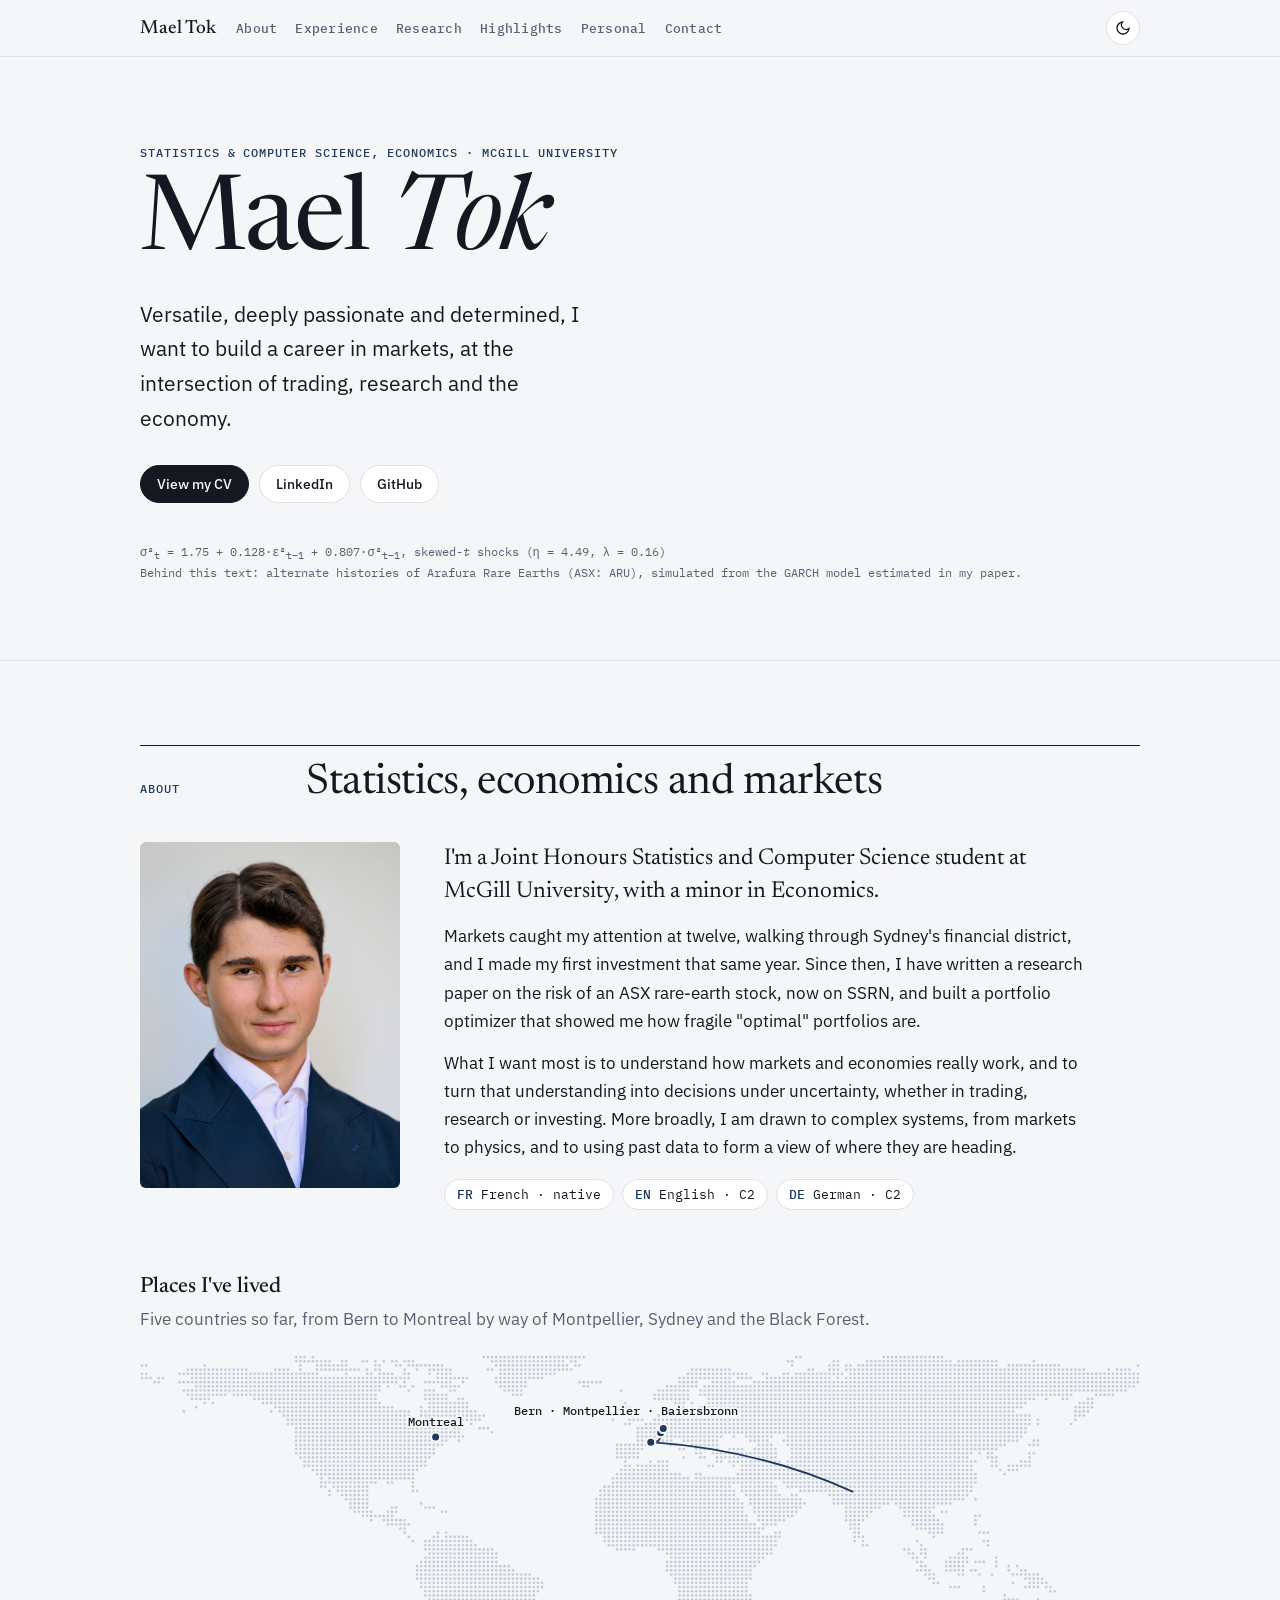
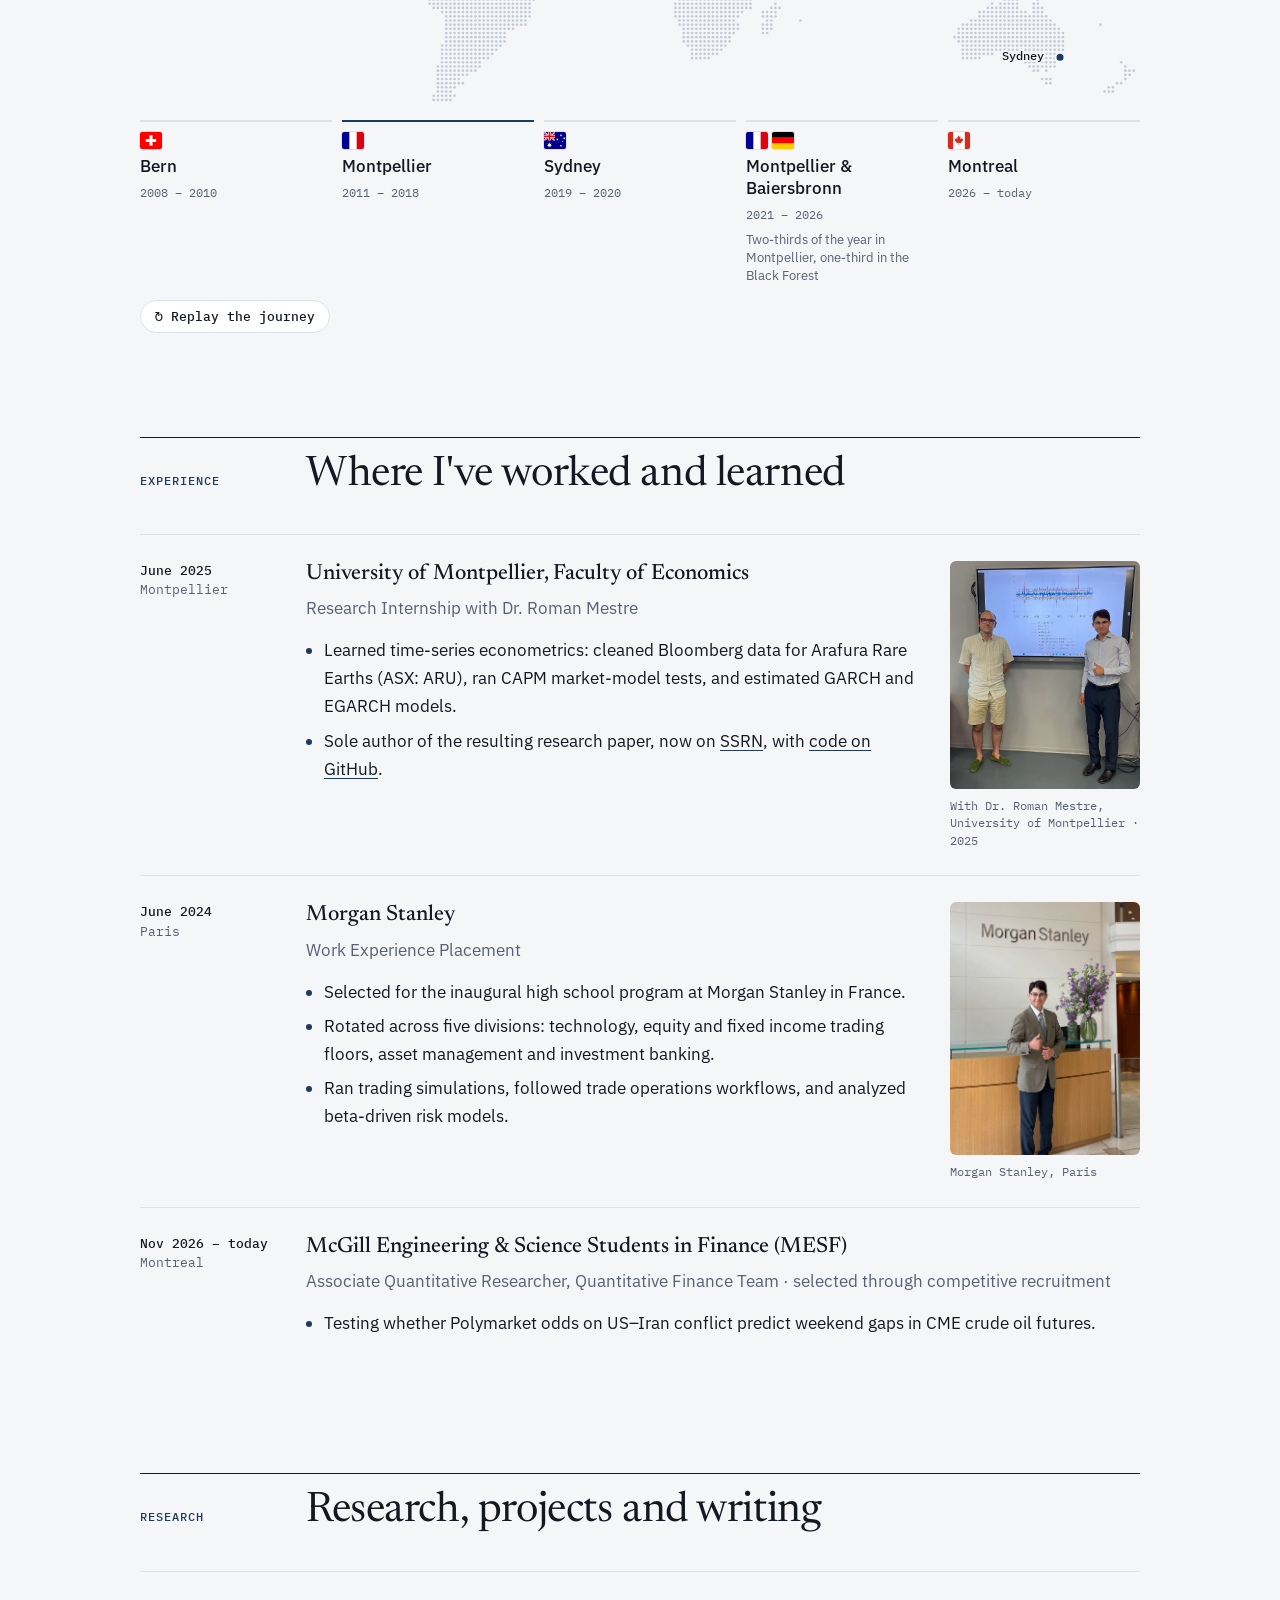
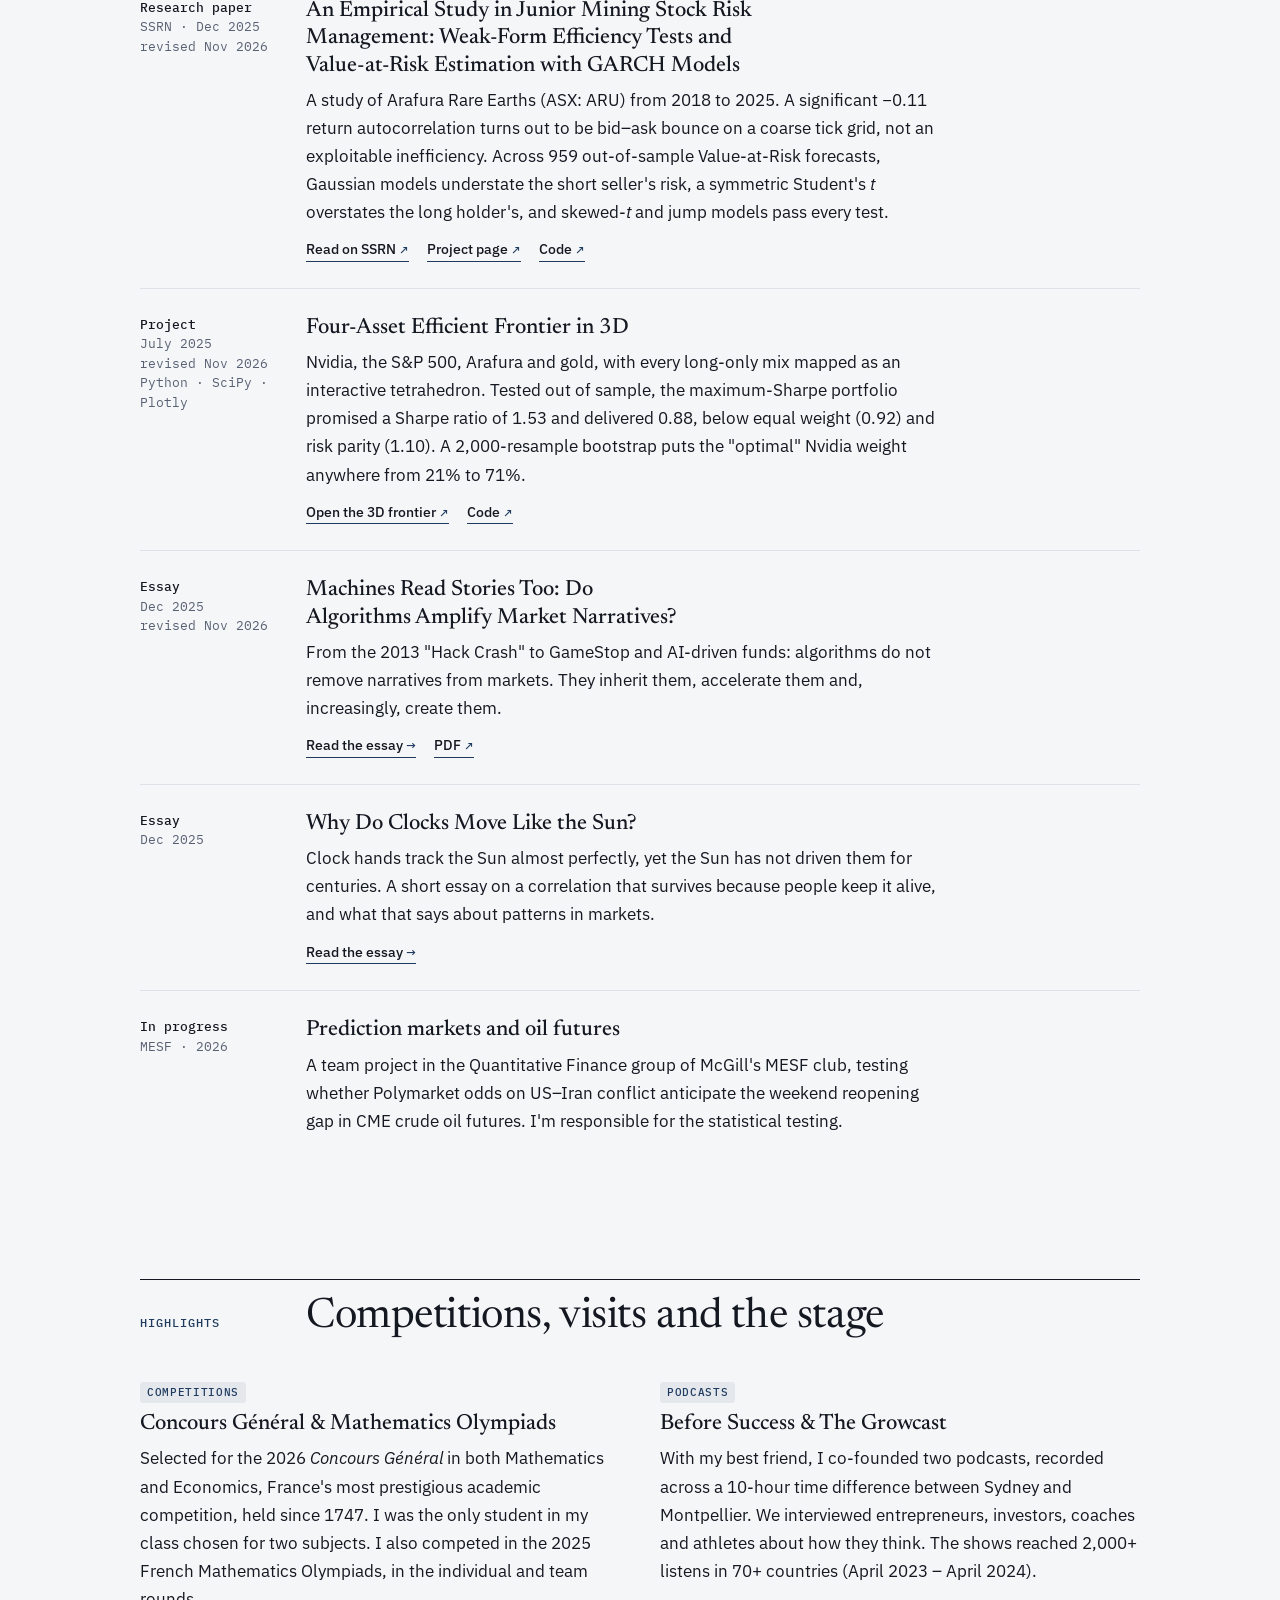
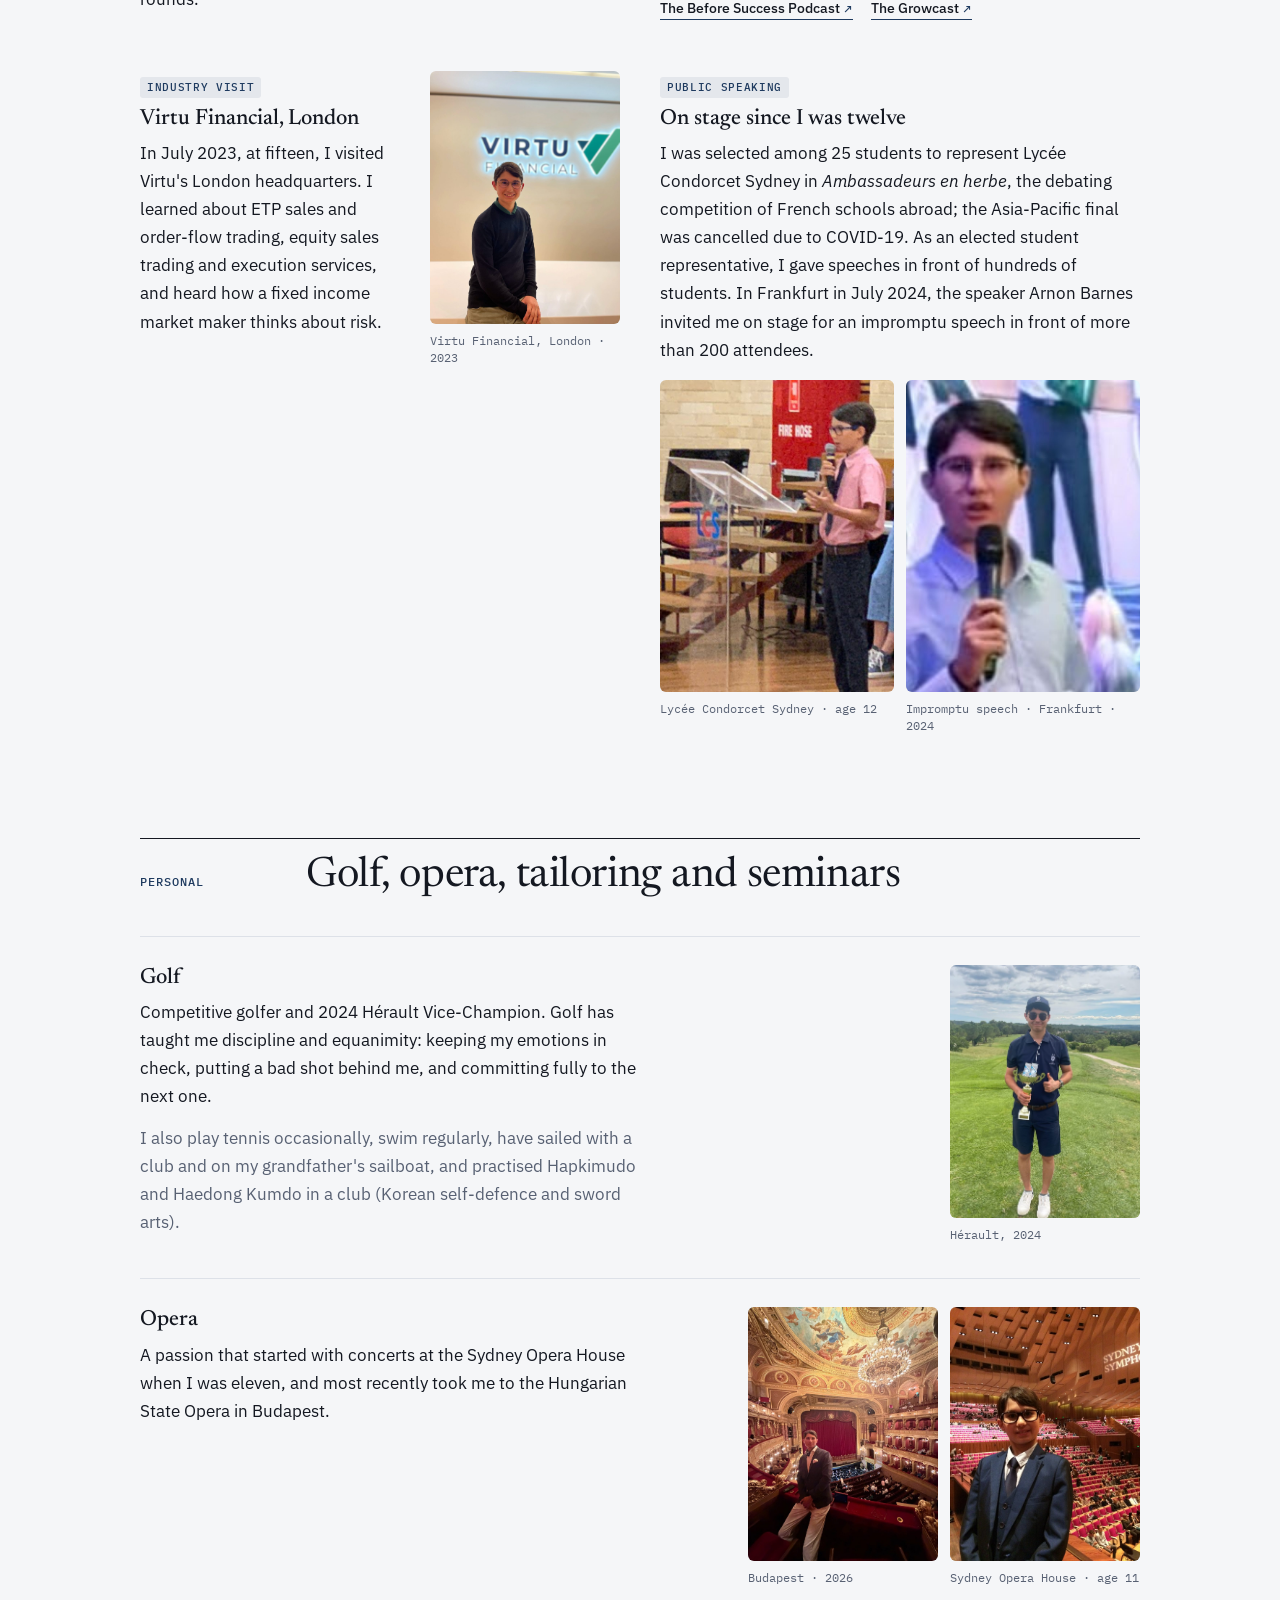
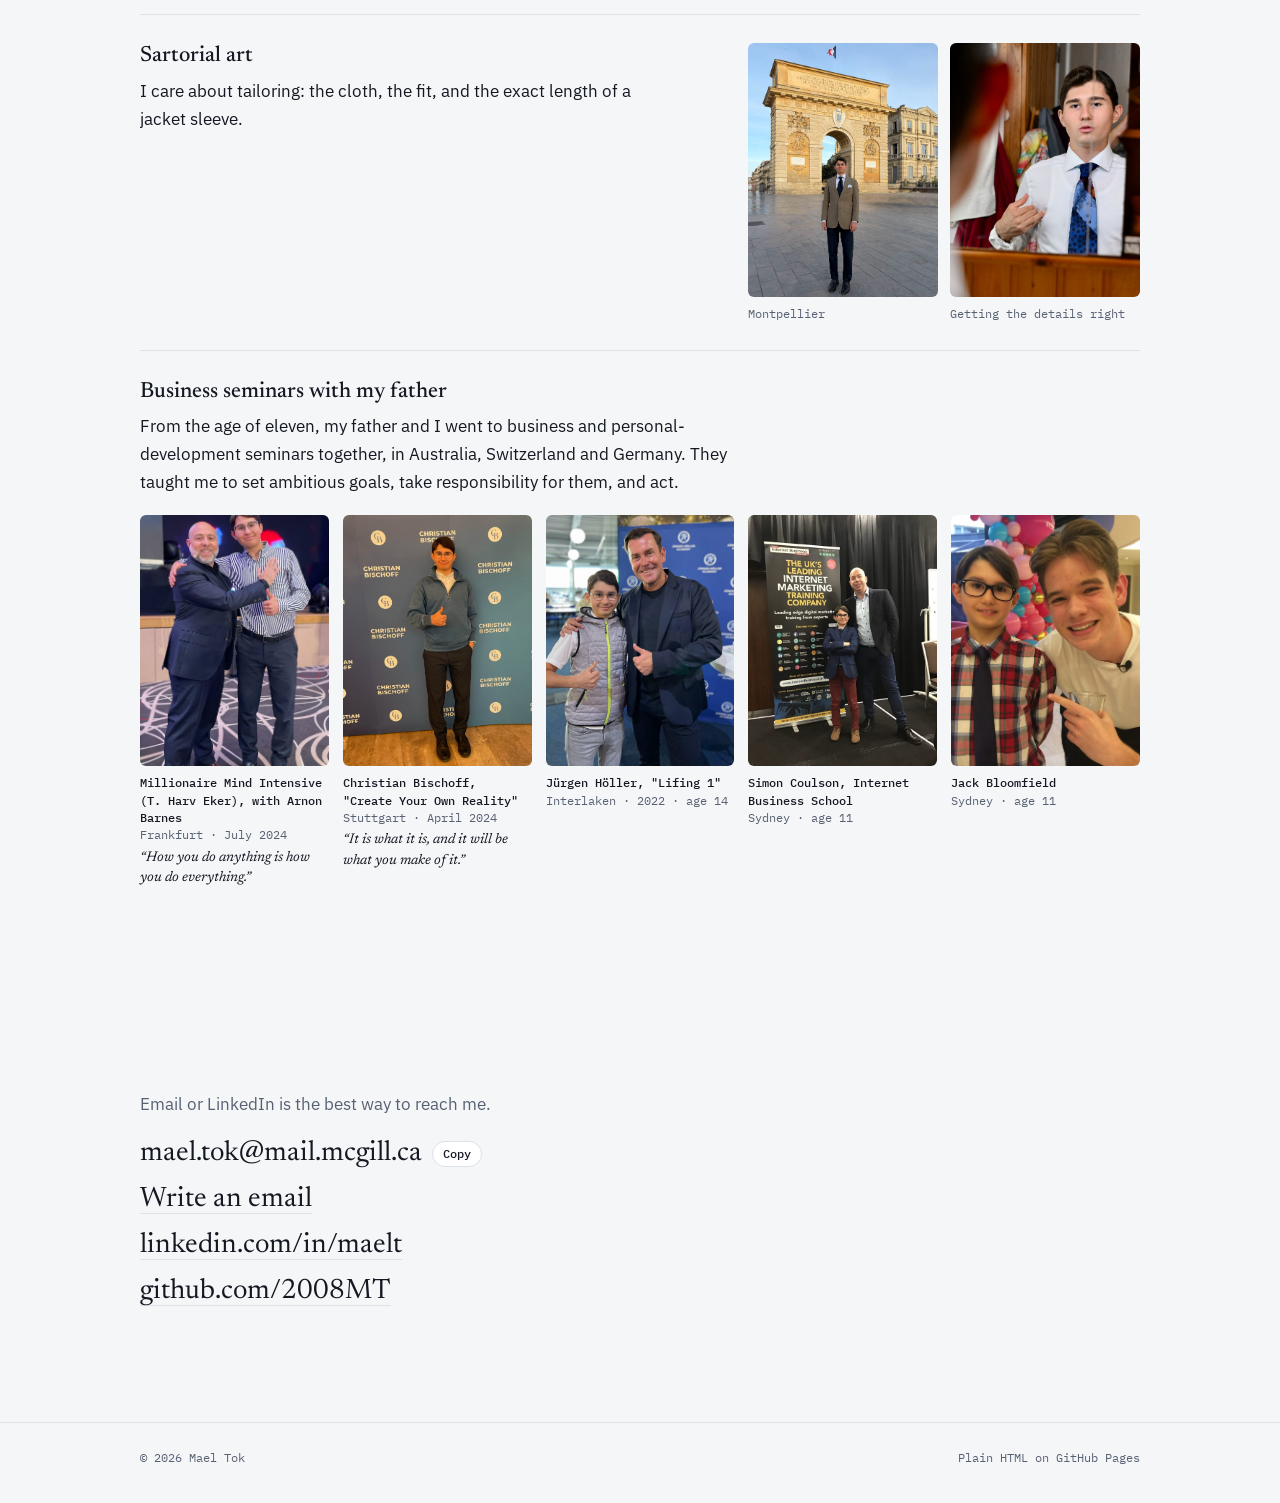
<file: index.html>
<!doctype html>
<html lang="en">
<head>
<meta charset="utf-8">
<meta name="viewport" content="width=device-width, initial-scale=1, viewport-fit=cover">
<title>Mael Tok</title>
<meta name="claude:viewport-fit-sides" content="cover">
<meta name="description" content="Mael Tok — Statistics and Computer Science at McGill. Research on market risk, a 3D portfolio optimizer, and writing on how stories move markets.">
<meta property="og:title" content="Mael Tok">
<meta property="og:description" content="Statistics &amp; Computer Science, Economics at McGill. Versatile, deeply passionate and determined, I want to build a career in markets, at the intersection of trading, research and the economy.">
<meta property="og:type" content="website">
<meta property="og:url" content="https://2008mt.github.io/">
<meta property="og:image" content="https://2008mt.github.io/assets/og-image.png">
<meta property="og:image:width" content="1200">
<meta property="og:image:height" content="630">
<meta property="og:image:alt" content="Mael Tok · Statistics &amp; Computer Science, Economics · McGill University">
<meta name="twitter:card" content="summary_large_image">
<meta name="twitter:image" content="https://2008mt.github.io/assets/og-image.png">
<link rel="icon" href="data:image/svg+xml,%3Csvg xmlns='http://www.w3.org/2000/svg' viewBox='0 0 64 64'%3E%3Crect width='64' height='64' rx='14' fill='%231e3a5f'/%3E%3Ctext x='32' y='43' font-family='Georgia,serif' font-size='30' fill='white' text-anchor='middle'%3EMT%3C/text%3E%3C/svg%3E">
<link rel="preconnect" href="https://fonts.googleapis.com">
<link rel="preconnect" href="https://fonts.gstatic.com" crossorigin>
<link rel="stylesheet" href="https://fonts.googleapis.com/css2?family=IBM+Plex+Mono:wght@400;500&family=IBM+Plex+Sans:wght@400;500;600&family=Newsreader:ital,opsz,wght@0,6..72,400;0,6..72,500;1,6..72,400&display=swap">
<link rel="stylesheet" href="assets/style.css">
</head>
<body>

<!-- ===================== HEADER ===================== -->
<header class="site-header">
  <div class="wrap">
    <a class="brand" href="#top">Mael Tok</a>
    <nav class="nav" aria-label="Sections">
      <a href="#about">About</a>
      <a href="#experience">Experience</a>
      <a href="#research">Research</a>
      <a href="#highlights">Highlights</a>
      <a href="#personal">Personal</a>
      <a href="#contact">Contact</a>
    </nav>
    <button class="theme-toggle" type="button" id="theme-toggle" aria-label="Switch theme"></button>
  </div>
</header>

<main id="top">

<!-- ===================== HERO ===================== -->
<div class="hero">
  <canvas aria-hidden="true"></canvas>
  <div class="wrap">
    <p class="eyebrow">Statistics &amp; Computer Science, Economics · McGill University</p>
    <h1>Mael <em>Tok</em></h1>
    <p class="lede">Versatile, deeply passionate and determined, I want to build a career in markets, at the intersection of trading, research and the economy.</p>
    <div class="actions">
      <a class="btn primary" href="files/Mael_Tok_CV.pdf" target="_blank" rel="noopener">View my CV</a>
      <a class="btn" href="https://www.linkedin.com/in/maelt" target="_blank" rel="noopener">LinkedIn</a>
      <a class="btn" href="https://github.com/2008MT" target="_blank" rel="noopener">GitHub</a>
    </div>
    <p class="formula">σ²<sub>t</sub> = 1.75 + 0.128·ε²<sub>t−1</sub> + 0.807·σ²<sub>t−1</sub>, skewed-<i>t</i> shocks (η = 4.49, λ = 0.16)<br>Behind this text: alternate histories of Arafura Rare Earths (ASX: ARU), simulated from the GARCH model estimated in my paper.</p>
  </div>
</div>

<!-- ===================== ABOUT ===================== -->
<section id="about">
  <div class="wrap">
    <div class="section-head" data-reveal><span class="label">About</span><h2>Statistics, economics and markets</h2></div>
    <div class="about-grid" data-reveal>
      <figure class="photo"><img src="assets/img/portrait.jpg" alt="Portrait of Mael Tok" width="750" height="1000"></figure>
      <div class="about-text prose">
        <p>I'm a Joint Honours Statistics and Computer Science student at McGill University, with a minor in Economics.</p>
        <p>Markets caught my attention at twelve, walking through Sydney's financial district, and I made my first investment that same year. Since then, I have written a research paper on the risk of an ASX rare-earth stock, now on SSRN, and built a portfolio optimizer that showed me how fragile "optimal" portfolios are.</p>
        <p>What I want most is to understand how markets and economies really work, and to turn that understanding into decisions under uncertainty, whether in trading, research or investing. More broadly, I am drawn to complex systems, from markets to physics, and to using past data to form a view of where they are heading.</p>
        <div class="langs" aria-label="Languages">
          <span class="chip"><b>FR</b> French · native</span>
          <span class="chip"><b>EN</b> English · C2</span>
          <span class="chip"><b>DE</b> German · C2</span>
        </div>
      </div>
    </div>

    <div class="places" data-reveal>
      <h3>Places I've lived</h3>
      <p class="muted">Five countries so far, from Bern to Montreal by way of Montpellier, Sydney and the Black Forest.</p>
      <div class="map" role="img" aria-label="World map tracing Bern, Montpellier, Sydney, Montpellier and Baiersbronn, then Montreal">
        <canvas></canvas><svg></svg>
      </div>
      <ol class="timeline" aria-label="Places in order"></ol>
      <button class="replay" type="button" id="replay-route">↻ Replay the journey</button>
    </div>
  </div>
</section>

<!-- ===================== EXPERIENCE ===================== -->
<section id="experience">
  <div class="wrap">
    <div class="section-head" data-reveal><span class="label">Experience</span><h2>Where I've worked and learned</h2></div>

    <div class="row" data-reveal>
      <div class="meta"><strong>June 2025</strong>Montpellier</div>
      <div class="with-photo">
        <div>
          <h3>University of Montpellier, Faculty of Economics</h3>
          <p class="muted">Research Internship with Dr. Roman Mestre</p>
          <ul>
            <li>Learned time-series econometrics: cleaned Bloomberg data for Arafura Rare Earths (ASX: ARU), ran CAPM market-model tests, and estimated GARCH and EGARCH models.</li>
            <li>Sole author of the resulting research paper, now on <a href="https://ssrn.com/abstract=7694779" target="_blank" rel="noopener">SSRN</a>, with <a href="https://github.com/2008MT/aru-garch-var" target="_blank" rel="noopener">code on GitHub</a>.</li>
          </ul>
        </div>
        <figure><div class="photo" style="aspect-ratio: 5 / 6"><img src="assets/img/research-montpellier.jpg" alt="Mael and Dr. Roman Mestre in front of a chart of Arafura's returns and Value-at-Risk bands" loading="lazy" width="1166" height="1400"></div><figcaption>With Dr. Roman Mestre, University of Montpellier · 2025</figcaption></figure>
      </div>
    </div>

    <div class="row" data-reveal>
      <div class="meta"><strong>June 2024</strong>Paris</div>
      <div class="with-photo">
        <div>
          <h3>Morgan Stanley</h3>
          <p class="muted">Work Experience Placement</p>
          <ul>
            <li>Selected for the inaugural high school program at Morgan Stanley in France.</li>
            <li>Rotated across five divisions: technology, equity and fixed income trading floors, asset management and investment banking.</li>
            <li>Ran trading simulations, followed trade operations workflows, and analyzed beta-driven risk models.</li>
          </ul>
        </div>
        <figure><div class="photo"><img src="assets/img/morgan-stanley-paris.jpg" alt="Mael at Morgan Stanley's Paris office" loading="lazy" width="787" height="1400"></div><figcaption>Morgan Stanley, Paris</figcaption></figure>
      </div>
    </div>

    <div class="row" data-reveal>
      <div class="meta"><strong>Nov 2026 – today</strong>Montreal</div>
      <div>
        <h3>McGill Engineering &amp; Science Students in Finance (MESF)</h3>
        <p class="muted">Associate Quantitative Researcher, Quantitative Finance Team · selected through competitive recruitment</p>
        <ul><li>Testing whether Polymarket odds on US–Iran conflict predict weekend gaps in CME crude oil futures.</li></ul>
      </div>
    </div>
  </div>
</section>

<!-- ===================== RESEARCH & WRITING ===================== -->
<section id="research">
  <div class="wrap">
    <div class="section-head" data-reveal><span class="label">Research</span><h2>Research, projects and writing</h2></div>

    <div class="row" data-reveal>
      <div class="meta"><strong>Research paper</strong>SSRN · Dec 2025<br>revised Nov 2026</div>
      <div class="prose">
        <h3>An Empirical Study in Junior Mining Stock Risk Management: Weak-Form Efficiency Tests and Value-at-Risk Estimation with GARCH Models</h3>
        <p>A study of Arafura Rare Earths (ASX: ARU) from 2018 to 2025. A significant −0.11 return autocorrelation turns out to be bid–ask bounce on a coarse tick grid, not an exploitable inefficiency. Across 959 out-of-sample Value-at-Risk forecasts, Gaussian models understate the short seller's risk, a symmetric Student's <i>t</i> overstates the long holder's, and skewed-<i>t</i> and jump models pass every test.</p>
        <div class="links">
          <a href="https://ssrn.com/abstract=7694779" target="_blank" rel="noopener">Read on SSRN</a>
          <a href="https://2008mt.github.io/aru-garch-var/" target="_blank" rel="noopener">Project page</a>
          <a href="https://github.com/2008MT/aru-garch-var" target="_blank" rel="noopener">Code</a>
        </div>
      </div>
    </div>

    <div class="row" data-reveal>
      <div class="meta"><strong>Project</strong>July 2025<br>revised Nov 2026<br>Python · SciPy · Plotly</div>
      <div class="prose">
        <h3>Four-Asset Efficient Frontier in 3D</h3>
        <p>Nvidia, the S&amp;P 500, Arafura and gold, with every long-only mix mapped as an interactive tetrahedron. Tested out of sample, the maximum-Sharpe portfolio promised a Sharpe ratio of 1.53 and delivered 0.88, below equal weight (0.92) and risk parity (1.10). A 2,000-resample bootstrap puts the "optimal" Nvidia weight anywhere from 21% to 71%.</p>
        <div class="links">
          <a href="https://2008mt.github.io/efficient-frontier-3d/" target="_blank" rel="noopener">Open the 3D frontier</a>
          <a href="https://github.com/2008MT/efficient-frontier-3d" target="_blank" rel="noopener">Code</a>
        </div>
      </div>
    </div>

    <div class="row" data-reveal>
      <div class="meta"><strong>Essay</strong>Dec 2025<br>revised Nov 2026</div>
      <div class="prose">
        <h3>Machines Read Stories Too: Do Algorithms Amplify Market Narratives?</h3>
        <p>From the 2013 "Hack Crash" to GameStop and AI-driven funds: algorithms do not remove narratives from markets. They inherit them, accelerate them and, increasingly, create them.</p>
        <div class="links">
          <a class="internal" href="essay.html">Read the essay</a>
          <a href="files/Mael_Tok_Machines_Read_Stories_Too.pdf" target="_blank" rel="noopener">PDF</a>
        </div>
      </div>
    </div>

    <div class="row" data-reveal>
      <div class="meta"><strong>Essay</strong>Dec 2025</div>
      <div class="prose">
        <h3>Why Do Clocks Move Like the Sun?</h3>
        <p>Clock hands track the Sun almost perfectly, yet the Sun has not driven them for centuries. A short essay on a correlation that survives because people keep it alive, and what that says about patterns in markets.</p>
        <div class="links">
          <a class="internal" href="clocks.html">Read the essay</a>
        </div>
      </div>
    </div>

    <div class="row" data-reveal>
      <div class="meta"><strong>In progress</strong>MESF · 2026</div>
      <div class="prose">
        <h3>Prediction markets and oil futures</h3>
        <p>A team project in the Quantitative Finance group of McGill's MESF club, testing whether Polymarket odds on US–Iran conflict anticipate the weekend reopening gap in CME crude oil futures. I'm responsible for the statistical testing.</p>
      </div>
    </div>
  </div>
</section>

<!-- ===================== HIGHLIGHTS ===================== -->
<section id="highlights">
  <div class="wrap">
    <div class="section-head" data-reveal><span class="label">Highlights</span><h2>Competitions, visits and the stage</h2></div>

    <div class="hl-grid">
      <div data-reveal>
        <span class="tag">Competitions</span>
        <h3>Concours Général &amp; Mathematics Olympiads</h3>
        <p>Selected for the 2026 <i>Concours Général</i> in both Mathematics and Economics, France's most prestigious academic competition, held since 1747. I was the only student in my class chosen for two subjects. I also competed in the 2025 French Mathematics Olympiads, in the individual and team rounds.</p>
      </div>

      <div data-reveal>
        <span class="tag">Podcasts</span>
        <h3>Before Success &amp; The Growcast</h3>
        <p>With my best friend, I co-founded two podcasts, recorded across a 10-hour time difference between Sydney and Montpellier. We interviewed entrepreneurs, investors, coaches and athletes about how they think. The shows reached 2,000+ listens in 70+ countries (April 2023 – April 2024).</p>
        <div class="links">
          <a href="https://linktr.ee/beforesuccess" target="_blank" rel="noopener">The Before Success Podcast</a>
          <a href="https://linktr.ee/grow.cast/" target="_blank" rel="noopener">The Growcast</a>
        </div>
      </div>

      <div class="with-photo" data-reveal>
        <div>
          <span class="tag">Industry visit</span>
          <h3>Virtu Financial, London</h3>
          <p>In July 2023, at fifteen, I visited Virtu's London headquarters. I learned about ETP sales and order-flow trading, equity sales trading and execution services, and heard how a fixed income market maker thinks about risk.</p>
        </div>
        <figure><div class="photo"><img src="assets/img/virtu-london.jpg" alt="Mael at Virtu Financial's London office" loading="lazy" width="1050" height="1400"></div><figcaption>Virtu Financial, London · 2023</figcaption></figure>
      </div>

      <div data-reveal>
        <span class="tag">Public speaking</span>
        <h3>On stage since I was twelve</h3>
        <p>I was selected among 25 students to represent Lycée Condorcet Sydney in <i>Ambassadeurs en herbe</i>, the debating competition of French schools abroad; the Asia-Pacific final was cancelled due to COVID-19. As an elected student representative, I gave speeches in front of hundreds of students. In Frankfurt in July 2024, the speaker Arnon Barnes invited me on stage for an impromptu speech in front of more than 200 attendees.</p>
        <div class="pair">
          <figure><div class="photo"><img src="assets/img/speaking-lcs.jpg" alt="Mael giving a speech at Lycée Condorcet Sydney" loading="lazy" width="510" height="880"></div><figcaption>Lycée Condorcet Sydney · age 12</figcaption></figure>
          <figure><div class="photo"><img src="assets/img/speaking-frankfurt.jpg" alt="Mael speaking on stage in Frankfurt" loading="lazy" width="960" height="957"></div><figcaption>Impromptu speech · Frankfurt · 2024</figcaption></figure>
        </div>
      </div>

      </div>
    </div>
  </div>
</section>

<!-- ===================== PERSONAL ===================== -->
<section id="personal">
  <div class="wrap">
    <div class="section-head" data-reveal><span class="label">Personal</span><h2>Golf, opera, tailoring and seminars</h2></div>
    <div class="p-row" data-reveal>
      <div>
        <h3>Golf</h3>
        <p>Competitive golfer and 2024 Hérault Vice-Champion. Golf has taught me discipline and equanimity: keeping my emotions in check, putting a bad shot behind me, and committing fully to the next one.</p>
        <p class="muted">I also play tennis occasionally, swim regularly, have sailed with a club and on my grandfather's sailboat, and practised Hapkimudo and Haedong Kumdo in a club (Korean self-defence and sword arts).</p>
      </div>
      <div class="p-photos">
        <figure><div class="photo"><img src="assets/img/golf-herault.jpg" alt="Mael holding a golf trophy" loading="lazy" width="787" height="1400"></div><figcaption>Hérault, 2024</figcaption></figure>
      </div>
    </div>

    <div class="p-row" data-reveal>
      <div>
        <h3>Opera</h3>
        <p>A passion that started with concerts at the Sydney Opera House when I was eleven, and most recently took me to the Hungarian State Opera in Budapest.</p>
      </div>
      <div class="p-photos">
        <figure><div class="photo"><img src="assets/img/opera-budapest.jpg" alt="Mael at the Hungarian State Opera in Budapest" loading="lazy" width="1050" height="1400"></div><figcaption>Budapest · 2026</figcaption></figure>
        <figure><div class="photo"><img src="assets/img/opera-sydney.jpg" alt="Mael as a child at the Sydney Opera House" loading="lazy" width="1050" height="1400"></div><figcaption>Sydney Opera House · age 11</figcaption></figure>
      </div>
    </div>

    <div class="p-row" data-reveal>
      <div>
        <h3>Sartorial art</h3>
        <p>I care about tailoring: the cloth, the fit, and the exact length of a jacket sleeve.</p>
      </div>
      <div class="p-photos">
        <figure><div class="photo"><img src="assets/img/sartorial-montpellier.jpg" alt="Mael in a linen jacket in front of the Arc de Triomphe in Montpellier" loading="lazy" width="1050" height="1400"></div><figcaption>Montpellier</figcaption></figure>
        <figure><div class="photo"><img src="assets/img/sartorial-mirror.jpg" alt="Mael adjusting his shirt and tie in a mirror" loading="lazy" width="1050" height="1400"></div><figcaption>Getting the details right</figcaption></figure>
      </div>
    </div>
      <div class="p-seminars" data-reveal>
        <span class="tag">Seminars</span>
        <h3>Business seminars with my father</h3>
        <p class="prose">From the age of eleven, my father and I went to business and personal-development seminars together, in Australia, Switzerland and Germany. They taught me to set ambitious goals, take responsibility for them, and act.</p>
        <div class="gallery">
          <figure><div class="photo"><img src="assets/img/seminar-frankfurt-barnes.jpg" alt="Mael with Arnon Barnes in Frankfurt" loading="lazy" width="787" height="1400"></div><figcaption><strong>Millionaire Mind Intensive (T. Harv Eker), with Arnon Barnes</strong>Frankfurt · July 2024<q>How you do anything is how you do everything.</q></figcaption></figure>
          <figure><div class="photo"><img src="assets/img/seminar-stuttgart-bischoff.jpg" alt="Mael at Christian Bischoff's seminar in Stuttgart" loading="lazy" width="1050" height="1400"></div><figcaption><strong>Christian Bischoff, "Create Your Own Reality"</strong>Stuttgart · April 2024<q>It is what it is, and it will be what you make of it.</q></figcaption></figure>
          <figure><div class="photo"><img src="assets/img/seminar-interlaken-holler.jpg" alt="Mael with Jürgen Höller in Interlaken" loading="lazy" width="1211" height="1400"></div><figcaption><strong>Jürgen Höller, "Lifing 1"</strong>Interlaken · 2022 · age 14</figcaption></figure>
          <figure><div class="photo"><img src="assets/img/seminar-sydney-ibs.jpg" alt="Mael at an Internet Business School seminar in Sydney" loading="lazy" width="1050" height="1400"></div><figcaption><strong>Simon Coulson, Internet Business School</strong>Sydney · age 11</figcaption></figure>
          <figure><div class="photo"><img src="assets/img/seminar-sydney-bloomfield.jpg" alt="Mael with Jack Bloomfield in Sydney" loading="lazy" width="1400" height="1050"></div><figcaption><strong>Jack Bloomfield</strong>Sydney · age 11</figcaption></figure>
        </div>
  </div>
</section>

<!-- ===================== CONTACT ===================== -->
<section id="contact">
  <div class="wrap">
    <div class="section-head" data-reveal><span class="label">Contact</span><h2>Get in touch</h2></div>
    <p class="muted">Email or LinkedIn is the best way to reach me.</p>
    <div class="contact-lines">
      <div><span>mael.tok@mail.mcgill.ca</span><button class="copy" type="button" data-copy="mael.tok@mail.mcgill.ca">Copy</button></div>
      <div><a href="mailto:mael.tok@mail.mcgill.ca">Write an email</a></div>
      <div><a href="https://www.linkedin.com/in/maelt" target="_blank" rel="noopener">linkedin.com/in/maelt</a></div>
      <div><a href="https://github.com/2008MT" target="_blank" rel="noopener">github.com/2008MT</a></div>
    </div>
  </div>
</section>

</main>

<footer>
  <div class="wrap">
    <span>© 2026 Mael Tok</span>
    <span>Plain HTML on GitHub Pages</span>
  </div>
</footer>

<script src="assets/world-mask.js"></script>
<script src="assets/main.js"></script>
</body>
</html>
</file>
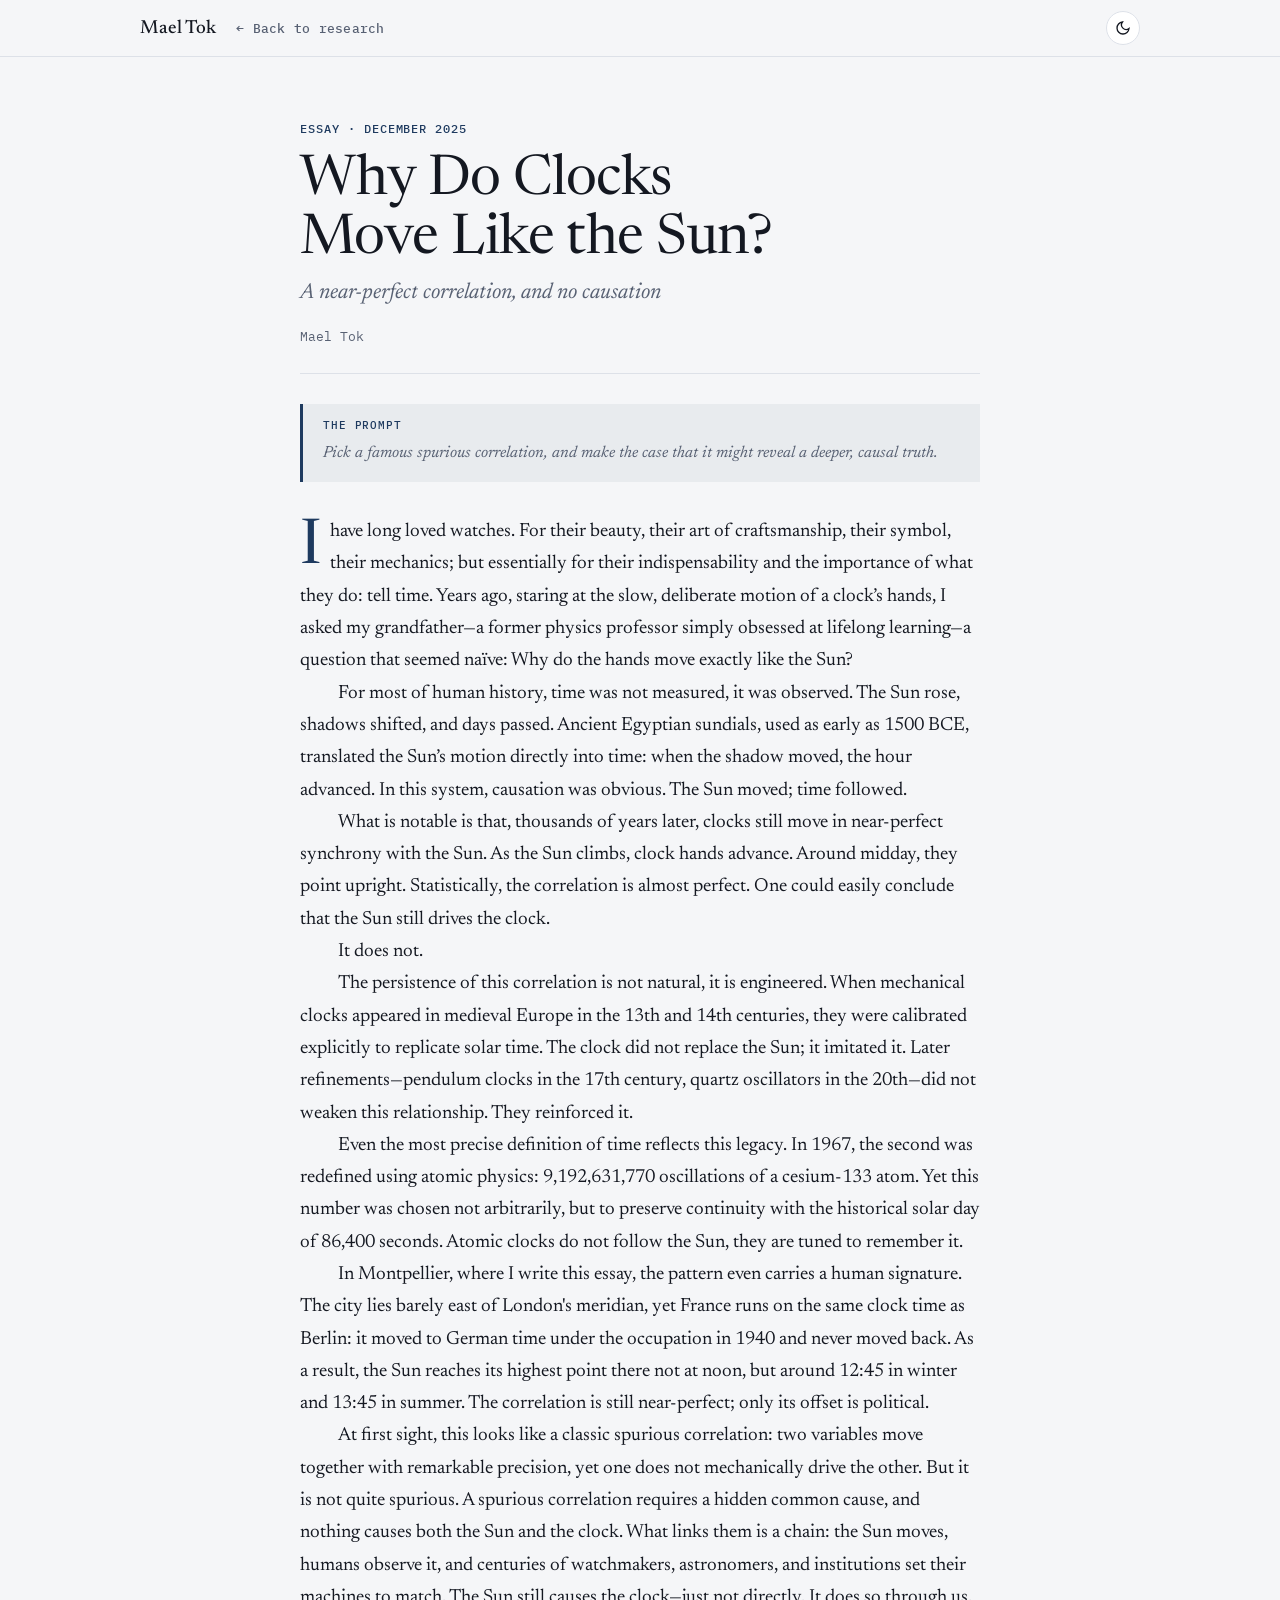
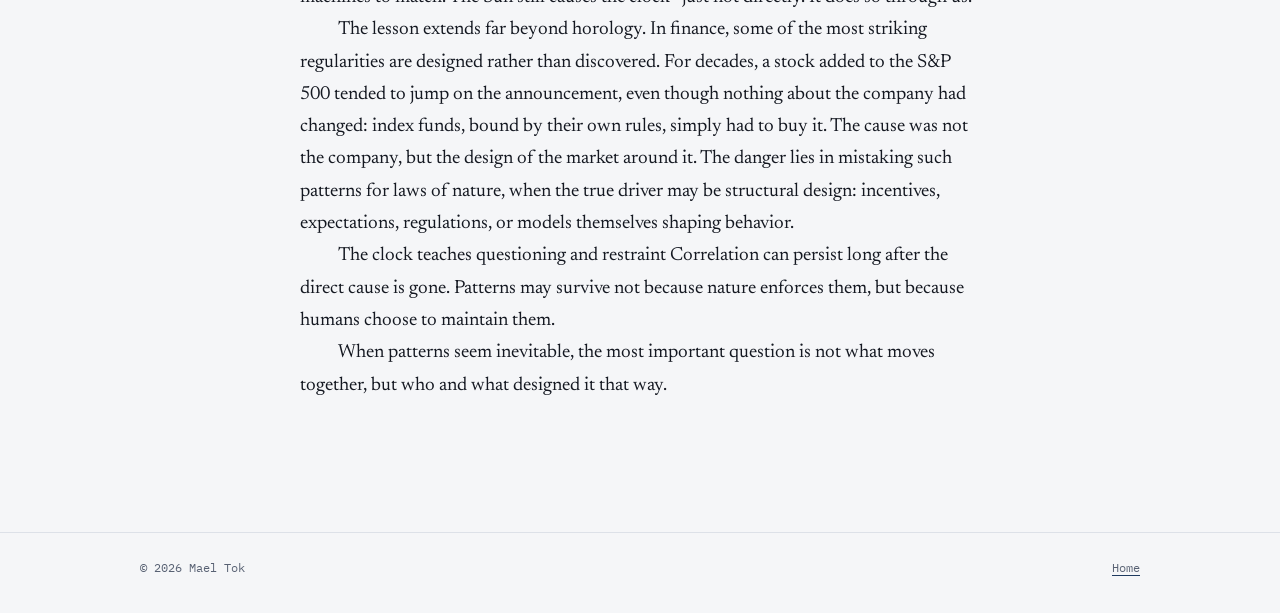
<file: clocks.html>
<!doctype html>
<html lang="en">
<head>
<meta charset="utf-8">
<meta name="viewport" content="width=device-width, initial-scale=1, viewport-fit=cover">
<title>Why Do Clocks Move Like the Sun?</title>
<meta name="description" content="An essay by Mael Tok on a near-perfect correlation that is not causation.">
<link rel="icon" href="data:image/svg+xml,%3Csvg xmlns='http://www.w3.org/2000/svg' viewBox='0 0 64 64'%3E%3Crect width='64' height='64' rx='14' fill='%231e3a5f'/%3E%3Ctext x='32' y='43' font-family='Georgia,serif' font-size='30' fill='white' text-anchor='middle'%3EMT%3C/text%3E%3C/svg%3E">
<link rel="preconnect" href="https://fonts.googleapis.com">
<link rel="preconnect" href="https://fonts.gstatic.com" crossorigin>
<link rel="stylesheet" href="https://fonts.googleapis.com/css2?family=IBM+Plex+Mono:wght@400;500&family=IBM+Plex+Sans:wght@400;500;600&family=Newsreader:ital,opsz,wght@0,6..72,400;0,6..72,500;1,6..72,400&display=swap">
<link rel="stylesheet" href="assets/style.css">
</head>
<body>
<header class="site-header">
  <div class="wrap">
    <a class="brand" href="index.html">Mael Tok</a>
    <nav class="nav" aria-label="Back"><a href="index.html#research">← Back to research</a></nav>
    <button class="theme-toggle" type="button" aria-label="Switch theme"></button>
  </div>
</header>

<main class="wrap">
  <article class="essay">
    <p class="eyebrow">Essay · December 2025</p>
    <h1>Why Do Clocks Move Like the Sun?</h1>
    <p class="sub">A near-perfect correlation, and no causation</p>
    <p class="byline">Mael Tok</p>

    <blockquote class="prompt">
      <span>The prompt</span>
      Pick a famous spurious correlation, and make the case that it might reveal a deeper, causal truth.
    </blockquote>

    <div class="body">
      <p>I have long loved watches. For their beauty, their art of craftsmanship, their symbol, their mechanics; but essentially for their indispensability and the importance of what they do: tell time. Years ago, staring at the slow, deliberate motion of a clock’s hands, I asked my grandfather—a former physics professor simply obsessed at lifelong learning—a question that seemed naïve: Why do the hands move exactly like the Sun?</p>
      <p>For most of human history, time was not measured, it was observed. The Sun rose, shadows shifted, and days passed. Ancient Egyptian sundials, used as early as 1500 BCE, translated the Sun’s motion directly into time: when the shadow moved, the hour advanced. In this system, causation was obvious. The Sun moved; time followed.</p>
      <p>What is notable is that, thousands of years later, clocks still move in near-perfect synchrony with the Sun. As the Sun climbs, clock hands advance. Around midday, they point upright. Statistically, the correlation is almost perfect. One could easily conclude that the Sun still drives the clock.</p>
      <p>It does not.</p>
      <p>The persistence of this correlation is not natural, it is engineered. When mechanical clocks appeared in medieval Europe in the 13th and 14th centuries, they were calibrated explicitly to replicate solar time. The clock did not replace the Sun; it imitated it. Later refinements—pendulum clocks in the 17th century, quartz oscillators in the 20th—did not weaken this relationship. They reinforced it.</p>
      <p>Even the most precise definition of time reflects this legacy. In 1967, the second was redefined using atomic physics: 9,192,631,770 oscillations of a cesium-133 atom. Yet this number was chosen not arbitrarily, but to preserve continuity with the historical solar day of 86,400 seconds. Atomic clocks do not follow the Sun, they are tuned to remember it.</p>
      <p>In Montpellier, where I write this essay, the pattern even carries a human signature. The city lies barely east of London's meridian, yet France runs on the same clock time as Berlin: it moved to German time under the occupation in 1940 and never moved back. As a result, the Sun reaches its highest point there not at noon, but around 12:45 in winter and 13:45 in summer. The correlation is still near-perfect; only its offset is political.</p>
      <p>At first sight, this looks like a classic spurious correlation: two variables move together with remarkable precision, yet one does not mechanically drive the other. But it is not quite spurious. A spurious correlation requires a hidden common cause, and nothing causes both the Sun and the clock. What links them is a chain: the Sun moves, humans observe it, and centuries of watchmakers, astronomers, and institutions set their machines to match. The Sun still causes the clock—just not directly. It does so through us.</p>
      <p>The lesson extends far beyond horology. In finance, some of the most striking regularities are designed rather than discovered. For decades, a stock added to the S&amp;P 500 tended to jump on the announcement, even though nothing about the company had changed: index funds, bound by their own rules, simply had to buy it. The cause was not the company, but the design of the market around it. The danger lies in mistaking such patterns for laws of nature, when the true driver may be structural design: incentives, expectations, regulations, or models themselves shaping behavior.</p>
      <p>The clock teaches questioning and restraint Correlation can persist long after the direct cause is gone. Patterns may survive not because nature enforces them, but because humans choose to maintain them.</p>
      <p>When patterns seem inevitable, the most important question is not what moves together, but who and what designed it that way.</p>
    </div>
  </article>
</main>

<footer>
  <div class="wrap">
    <span>© 2026 Mael Tok</span>
    <a href="index.html">Home</a>
  </div>
</footer>
<script src="assets/main.js"></script>
</body>
</html>
</file>
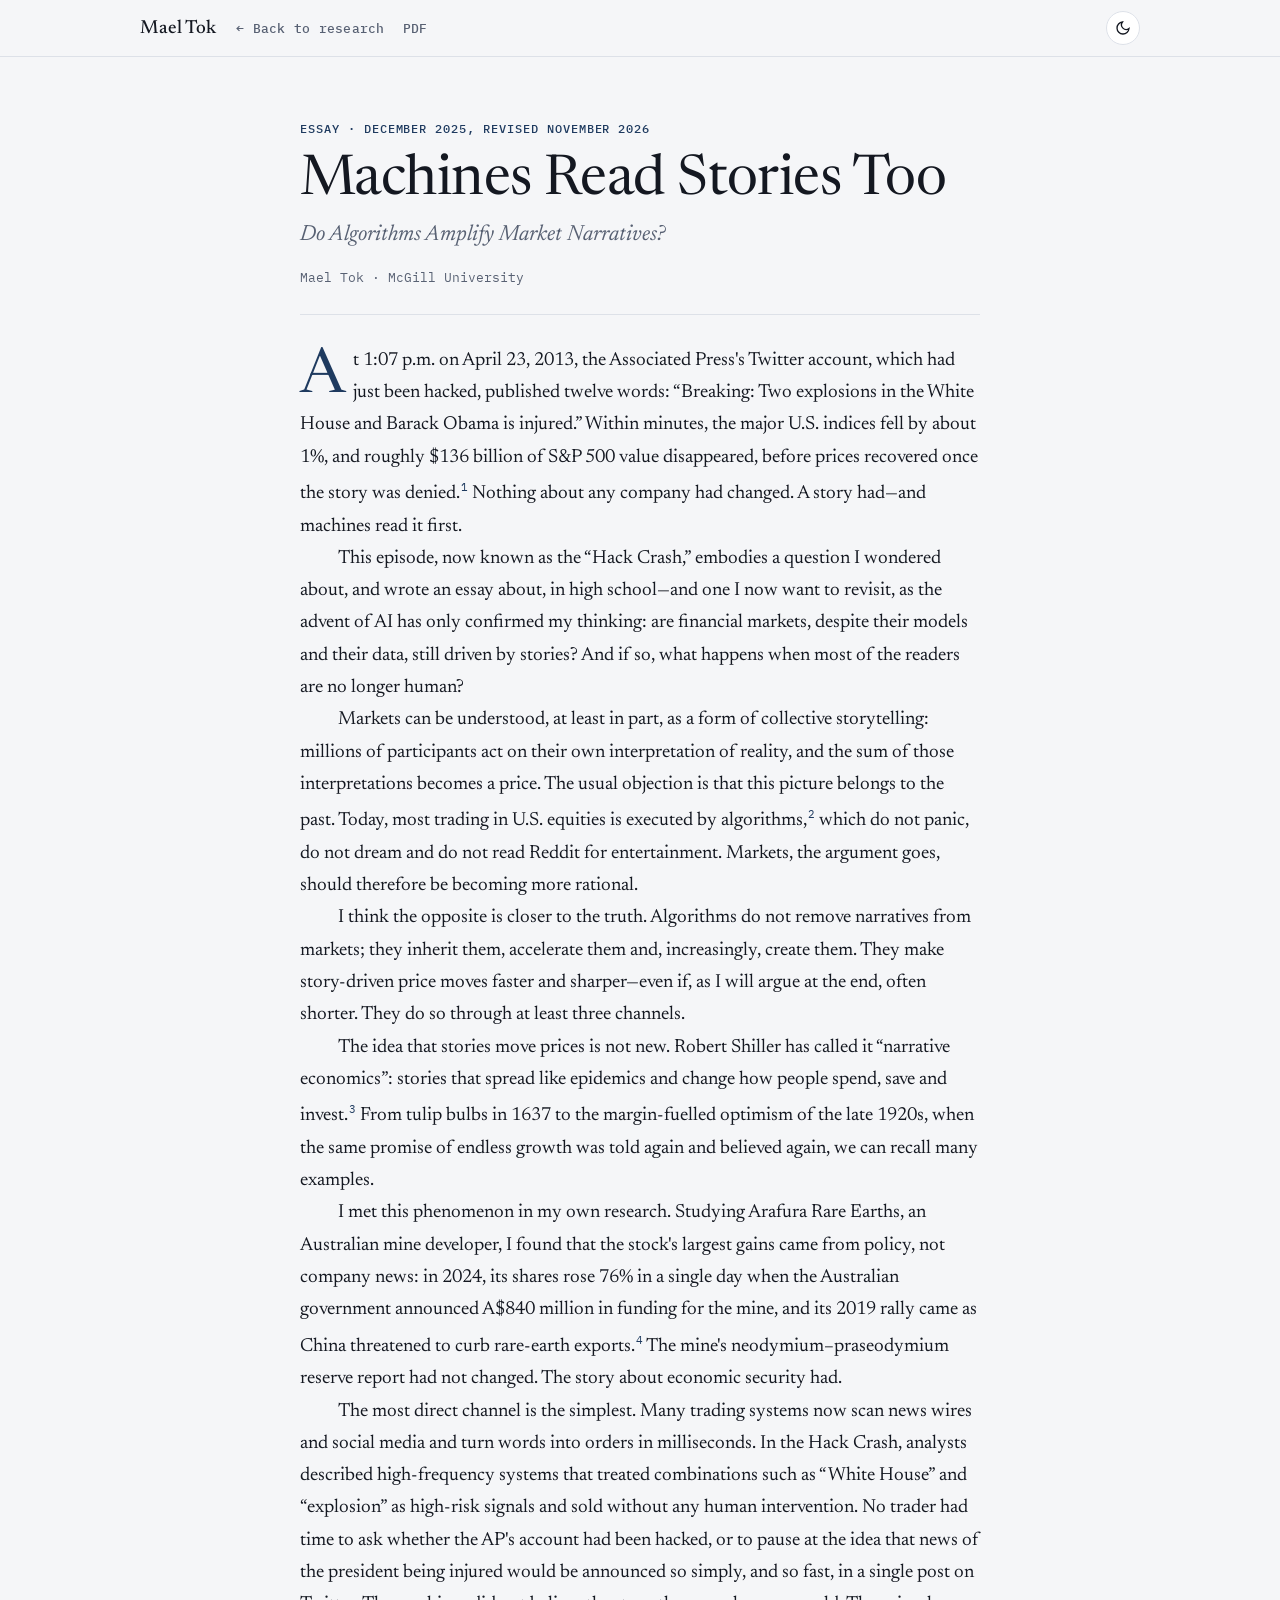
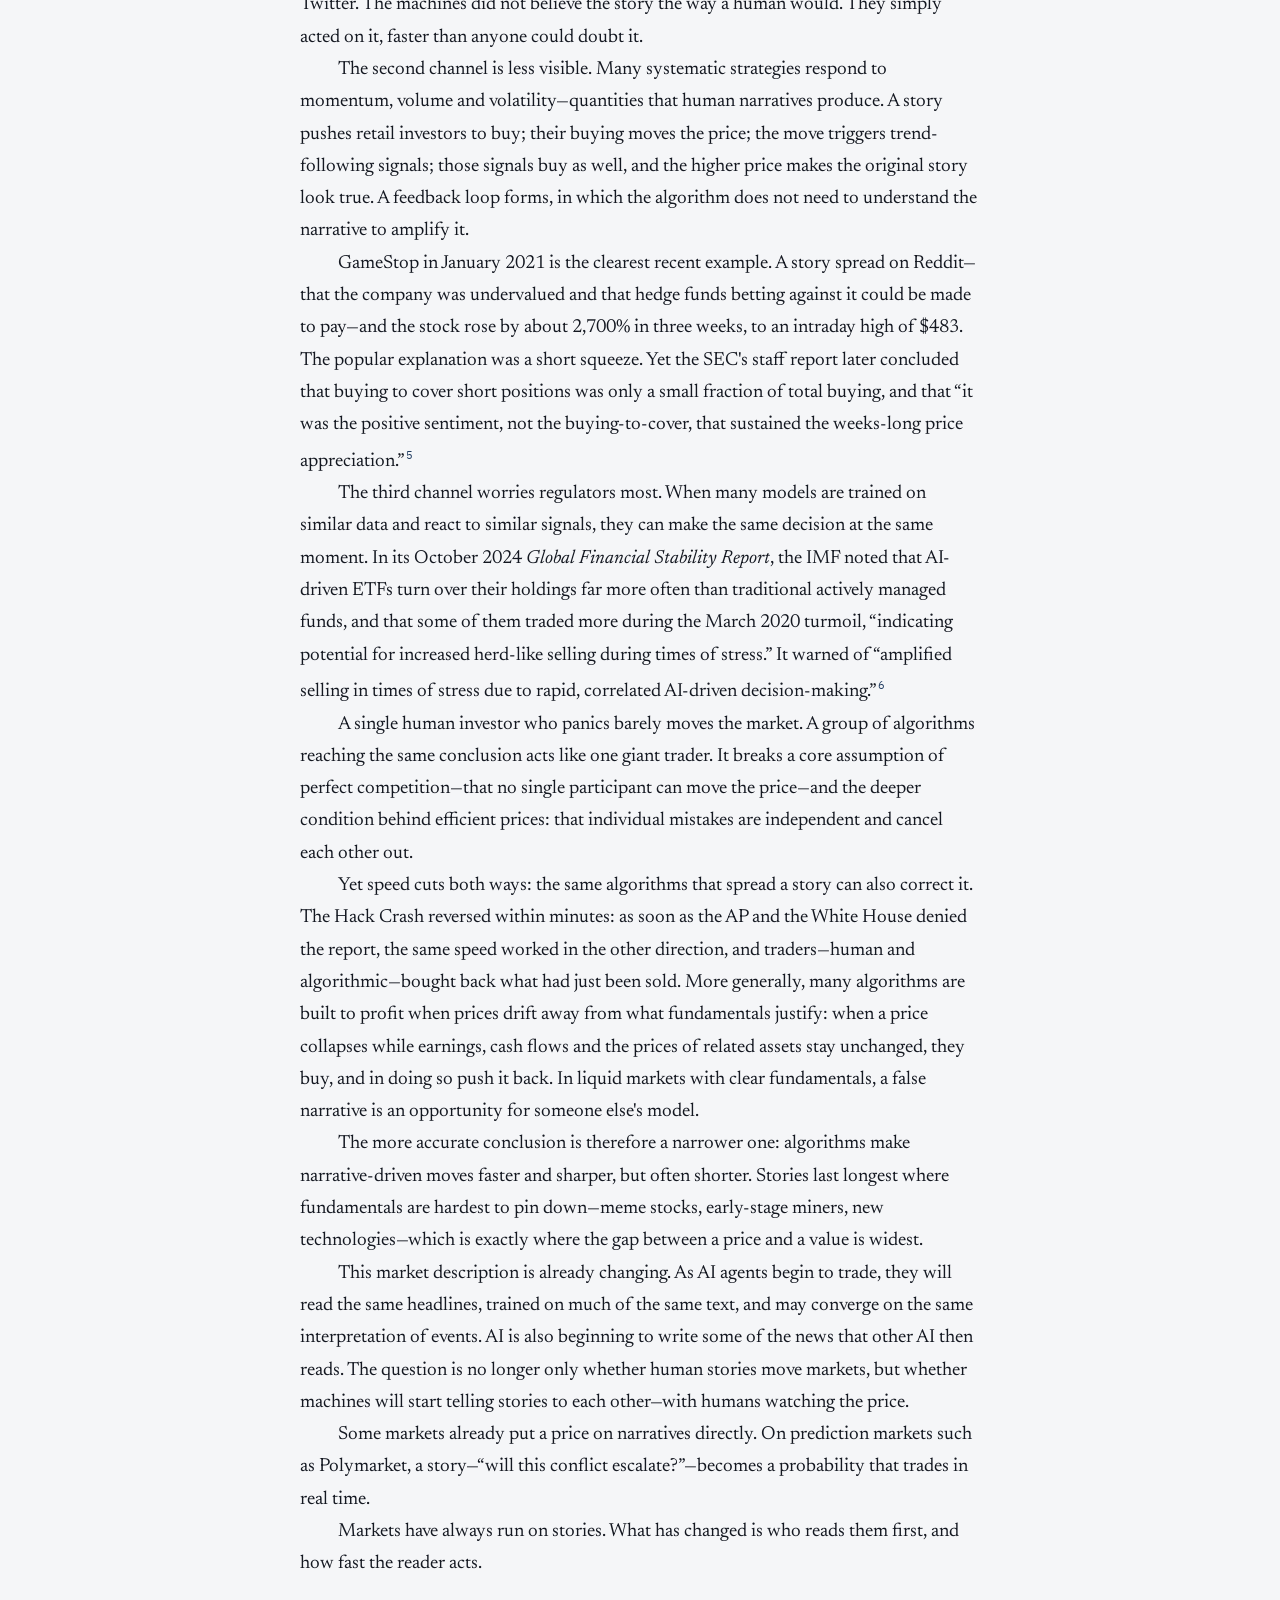
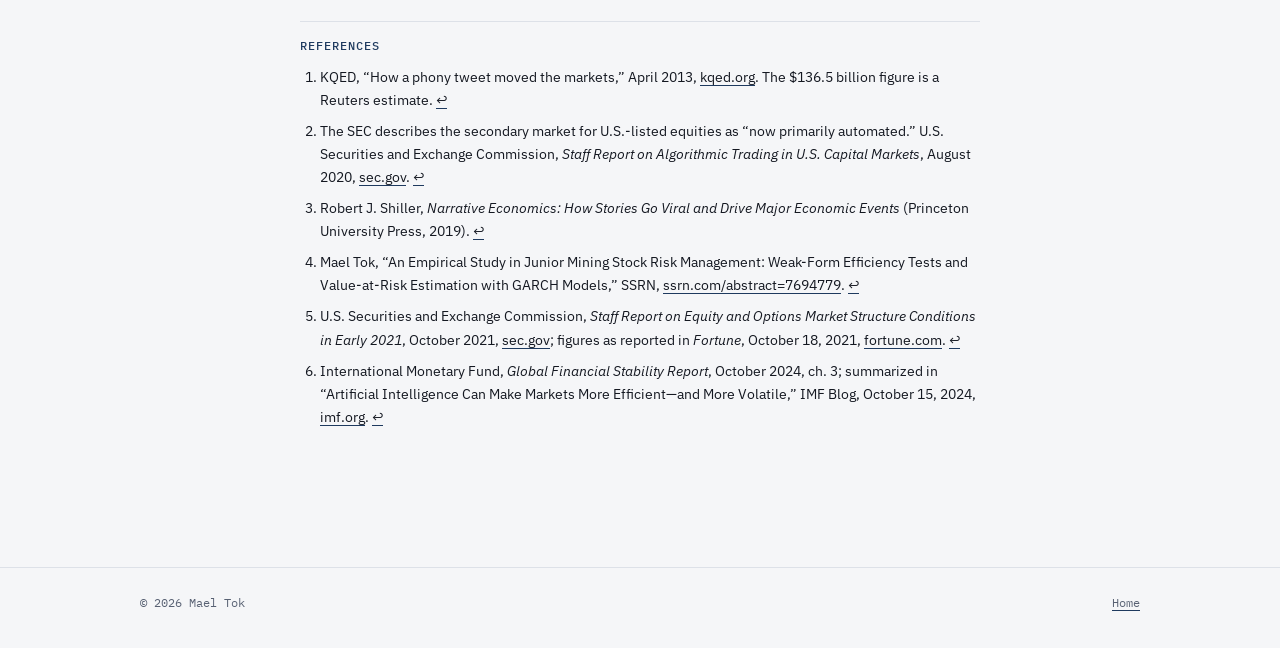
<file: essay.html>
<!doctype html>
<html lang="en">
<head>
<meta charset="utf-8">
<meta name="viewport" content="width=device-width, initial-scale=1, viewport-fit=cover">
<title>Machines Read Stories Too</title>
<meta name="claude:viewport-fit-sides" content="cover">
<meta name="description" content="An essay by Mael Tok on whether algorithms amplify market narratives.">
<link rel="icon" href="data:image/svg+xml,%3Csvg xmlns='http://www.w3.org/2000/svg' viewBox='0 0 64 64'%3E%3Crect width='64' height='64' rx='14' fill='%231e3a5f'/%3E%3Ctext x='32' y='43' font-family='Georgia,serif' font-size='30' fill='white' text-anchor='middle'%3EMT%3C/text%3E%3C/svg%3E">
<link rel="preconnect" href="https://fonts.googleapis.com">
<link rel="preconnect" href="https://fonts.gstatic.com" crossorigin>
<link rel="stylesheet" href="https://fonts.googleapis.com/css2?family=IBM+Plex+Mono:wght@400;500&family=IBM+Plex+Sans:wght@400;500;600&family=Newsreader:ital,opsz,wght@0,6..72,400;0,6..72,500;1,6..72,400&display=swap">
<link rel="stylesheet" href="assets/style.css">
</head>
<body>
<header class="site-header">
  <div class="wrap">
    <a class="brand" href="index.html">Mael Tok</a>
    <nav class="nav" aria-label="Back"><a href="index.html#research">← Back to research</a><a href="files/Mael_Tok_Machines_Read_Stories_Too.pdf" target="_blank" rel="noopener">PDF</a></nav>
    <button class="theme-toggle" type="button" aria-label="Switch theme"></button>
  </div>
</header>

<main class="wrap">
  <article class="essay">
    <p class="eyebrow">Essay · December 2025, revised November 2026</p>
    <h1>Machines Read Stories Too</h1>
    <p class="sub">Do Algorithms Amplify Market Narratives?</p>
    <p class="byline">Mael Tok · McGill University</p>

    <div class="body">
      <p>At 1:07 p.m. on April 23, 2013, the Associated Press's Twitter account, which had just been hacked, published twelve words: “Breaking: Two explosions in the White House and Barack Obama is injured.” Within minutes, the major U.S. indices fell by about 1%, and roughly $136 billion of S&amp;P 500 value disappeared, before prices recovered once the story was denied.<sup><a href="#r1" id="n1">1</a></sup> Nothing about any company had changed. A story had—and machines read it first.</p>
      <p>This episode, now known as the “Hack Crash,” embodies a question I wondered about, and wrote an essay about, in high school—and one I now want to revisit, as the advent of AI has only confirmed my thinking: are financial markets, despite their models and their data, still driven by stories? And if so, what happens when most of the readers are no longer human?</p>
      <p>Markets can be understood, at least in part, as a form of collective storytelling: millions of participants act on their own interpretation of reality, and the sum of those interpretations becomes a price. The usual objection is that this picture belongs to the past. Today, most trading in U.S. equities is executed by algorithms,<sup><a href="#r2" id="n2">2</a></sup> which do not panic, do not dream and do not read Reddit for entertainment. Markets, the argument goes, should therefore be becoming more rational.</p>
      <p>I think the opposite is closer to the truth. Algorithms do not remove narratives from markets; they inherit them, accelerate them and, increasingly, create them. They make story-driven price moves faster and sharper—even if, as I will argue at the end, often shorter. They do so through at least three channels.</p>
      <p>The idea that stories move prices is not new. Robert Shiller has called it “narrative economics”: stories that spread like epidemics and change how people spend, save and invest.<sup><a href="#r3" id="n3">3</a></sup> From tulip bulbs in 1637 to the margin-fuelled optimism of the late 1920s, when the same promise of endless growth was told again and believed again, we can recall many examples.</p>
      <p>I met this phenomenon in my own research. Studying Arafura Rare Earths, an Australian mine developer, I found that the stock's largest gains came from policy, not company news: in 2024, its shares rose 76% in a single day when the Australian government announced A$840 million in funding for the mine, and its 2019 rally came as China threatened to curb rare-earth exports.<sup><a href="#r4" id="n4">4</a></sup> The mine's neodymium–praseodymium reserve report had not changed. The story about economic security had.</p>
      <p>The most direct channel is the simplest. Many trading systems now scan news wires and social media and turn words into orders in milliseconds. In the Hack Crash, analysts described high-frequency systems that treated combinations such as “White House” and “explosion” as high-risk signals and sold without any human intervention. No trader had time to ask whether the AP's account had been hacked, or to pause at the idea that news of the president being injured would be announced so simply, and so fast, in a single post on Twitter. The machines did not believe the story the way a human would. They simply acted on it, faster than anyone could doubt it.</p>
      <p>The second channel is less visible. Many systematic strategies respond to momentum, volume and volatility—quantities that human narratives produce. A story pushes retail investors to buy; their buying moves the price; the move triggers trend-following signals; those signals buy as well, and the higher price makes the original story look true. A feedback loop forms, in which the algorithm does not need to understand the narrative to amplify it.</p>
      <p>GameStop in January 2021 is the clearest recent example. A story spread on Reddit—that the company was undervalued and that hedge funds betting against it could be made to pay—and the stock rose by about 2,700% in three weeks, to an intraday high of $483. The popular explanation was a short squeeze. Yet the SEC's staff report later concluded that buying to cover short positions was only a small fraction of total buying, and that “it was the positive sentiment, not the buying-to-cover, that sustained the weeks-long price appreciation.”<sup><a href="#r5" id="n5">5</a></sup></p>
      <p>The third channel worries regulators most. When many models are trained on similar data and react to similar signals, they can make the same decision at the same moment. In its October 2024 <i>Global Financial Stability Report</i>, the IMF noted that AI-driven ETFs turn over their holdings far more often than traditional actively managed funds, and that some of them traded more during the March 2020 turmoil, “indicating potential for increased herd-like selling during times of stress.” It warned of “amplified selling in times of stress due to rapid, correlated AI-driven decision-making.”<sup><a href="#r6" id="n6">6</a></sup></p>
      <p>A single human investor who panics barely moves the market. A group of algorithms reaching the same conclusion acts like one giant trader. It breaks a core assumption of perfect competition—that no single participant can move the price—and the deeper condition behind efficient prices: that individual mistakes are independent and cancel each other out.</p>
      <p>Yet speed cuts both ways: the same algorithms that spread a story can also correct it. The Hack Crash reversed within minutes: as soon as the AP and the White House denied the report, the same speed worked in the other direction, and traders—human and algorithmic—bought back what had just been sold. More generally, many algorithms are built to profit when prices drift away from what fundamentals justify: when a price collapses while earnings, cash flows and the prices of related assets stay unchanged, they buy, and in doing so push it back. In liquid markets with clear fundamentals, a false narrative is an opportunity for someone else's model.</p>
      <p>The more accurate conclusion is therefore a narrower one: algorithms make narrative-driven moves faster and sharper, but often shorter. Stories last longest where fundamentals are hardest to pin down—meme stocks, early-stage miners, new technologies—which is exactly where the gap between a price and a value is widest.</p>
      <p>This market description is already changing. As AI agents begin to trade, they will read the same headlines, trained on much of the same text, and may converge on the same interpretation of events. AI is also beginning to write some of the news that other AI then reads. The question is no longer only whether human stories move markets, but whether machines will start telling stories to each other—with humans watching the price.</p>
      <p>Some markets already put a price on narratives directly. On prediction markets such as Polymarket, a story—“will this conflict escalate?”—becomes a probability that trades in real time.</p>
      <p>Markets have always run on stories. What has changed is who reads them first, and how fast the reader acts.</p>
    </div>

    <div class="refs">
      <h2>References</h2>
      <ol>
        <li id="r1">KQED, “How a phony tweet moved the markets,” April 2013, <a href="https://www.kqed.org/news/95123/how-a-phony-tweet-moved-the-markets-71-characters-that-briefly-shook-the-financial-world" target="_blank" rel="noopener">kqed.org</a>. The $136.5 billion figure is a Reuters estimate. <a href="#n1" aria-label="Back to text">↩</a></li>
        <li id="r2">The SEC describes the secondary market for U.S.-listed equities as “now primarily automated.” U.S. Securities and Exchange Commission, <i>Staff Report on Algorithmic Trading in U.S. Capital Markets</i>, August 2020, <a href="https://www.sec.gov/files/algo_trading_report_2020.pdf" target="_blank" rel="noopener">sec.gov</a>. <a href="#n2" aria-label="Back to text">↩</a></li>
        <li id="r3">Robert J. Shiller, <i>Narrative Economics: How Stories Go Viral and Drive Major Economic Events</i> (Princeton University Press, 2019). <a href="#n3" aria-label="Back to text">↩</a></li>
        <li id="r4">Mael Tok, “An Empirical Study in Junior Mining Stock Risk Management: Weak-Form Efficiency Tests and Value-at-Risk Estimation with GARCH Models,” SSRN, <a href="https://ssrn.com/abstract=7694779" target="_blank" rel="noopener">ssrn.com/abstract=7694779</a>. <a href="#n4" aria-label="Back to text">↩</a></li>
        <li id="r5">U.S. Securities and Exchange Commission, <i>Staff Report on Equity and Options Market Structure Conditions in Early 2021</i>, October 2021, <a href="https://www.sec.gov/files/staff-report-equity-options-market-struction-conditions-early-2021.pdf" target="_blank" rel="noopener">sec.gov</a>; figures as reported in <i>Fortune</i>, October 18, 2021, <a href="https://fortune.com/2021/10/18/gamestop-report-sec-meme-stocks-conspiracies/" target="_blank" rel="noopener">fortune.com</a>. <a href="#n5" aria-label="Back to text">↩</a></li>
        <li id="r6">International Monetary Fund, <i>Global Financial Stability Report</i>, October 2024, ch. 3; summarized in “Artificial Intelligence Can Make Markets More Efficient—and More Volatile,” IMF Blog, October 15, 2024, <a href="https://imf.org/en/Blogs/Articles/2024/10/15/artificial-intelligence-can-make-markets-more-efficient-and-more-volatile" target="_blank" rel="noopener">imf.org</a>. <a href="#n6" aria-label="Back to text">↩</a></li>
      </ol>
    </div>
  </article>
</main>

<footer>
  <div class="wrap">
    <span>© 2026 Mael Tok</span>
    <a href="index.html">Home</a>
  </div>
</footer>
<script src="assets/main.js"></script>
</body>
</html>
</file>
<file: assets/style.css>
/* Layout: one editorial column (max 1040px), mono section labels, photos as the only "cards". */
:root {
  --paper: #f5f6f8;
  --surface: #ffffff;
  --ink: #141821;
  --muted: #586173;
  --line: #dde1e8;
  --accent: #1e3a5f;          /* navy, like a well-cut blazer */
  --accent-soft: rgba(30, 58, 95, 0.08);
  --dot: #c5cbd6;
  --path: #141821;
  --font-display: "Newsreader", "Iowan Old Style", Georgia, serif;
  --font-body: "IBM Plex Sans", "Segoe UI", system-ui, -apple-system, sans-serif;
  --font-mono: "IBM Plex Mono", ui-monospace, "SFMono-Regular", Menlo, monospace;
  --radius: 6px;
}
@media (prefers-color-scheme: dark) {
  :root:not([data-theme="light"]) {
    --paper: #0f1218; --surface: #161a22; --ink: #e9ebef; --muted: #9ba4b4; --line: #262c37;
    --accent: #9fbbdc; --accent-soft: rgba(159, 187, 220, 0.12); --dot: #2b323f; --path: #e9ebef;
    color-scheme: dark;
  }
}
:root[data-theme="dark"] {
  --paper: #0f1218; --surface: #161a22; --ink: #e9ebef; --muted: #9ba4b4; --line: #262c37;
  --accent: #9fbbdc; --accent-soft: rgba(159, 187, 220, 0.12); --dot: #2b323f; --path: #e9ebef;
  color-scheme: dark;
}

* { box-sizing: border-box; }
html { scroll-behavior: smooth; scroll-padding-top: 72px; }
@media (prefers-reduced-motion: reduce) { html { scroll-behavior: auto; } }
body {
  margin: 0;
  background: var(--paper);
  color: var(--ink);
  font: 400 17px/1.65 var(--font-body);
  -webkit-font-smoothing: antialiased;
}
img { max-width: 100%; display: block; }
a { color: inherit; text-decoration-color: var(--accent); text-underline-offset: 3px; text-decoration-thickness: 1px; }
a:hover { color: var(--accent); }
:focus-visible { outline: 2px solid var(--accent); outline-offset: 3px; border-radius: 2px; }
.wrap {
  max-width: 1040px; margin: 0 auto;
  padding-left: max(20px, env(safe-area-inset-left, 0px));
  padding-right: max(20px, env(safe-area-inset-right, 0px));
}

/* ---------- Header ---------- */
body::before { content: ""; position: fixed; inset: 0 0 auto; height: env(safe-area-inset-top, 0px); z-index: 30; background: var(--paper); }
.site-header {
  position: sticky; top: env(safe-area-inset-top, 0px); z-index: 20;
  background: color-mix(in srgb, var(--paper) 86%, transparent);
  backdrop-filter: blur(10px); -webkit-backdrop-filter: blur(10px);
  border-bottom: 1px solid var(--line);
}
.site-header .wrap { display: flex; align-items: center; gap: 20px; height: 56px; }
.brand { font: 500 19px/1 var(--font-display); text-decoration: none; white-space: nowrap; }
.nav { display: flex; gap: 18px; overflow-x: auto; scrollbar-width: none; flex: 1; min-width: 0; }
.nav::-webkit-scrollbar { display: none; }
.nav a { font: 500 13px/1 var(--font-mono); text-decoration: none; color: var(--muted); white-space: nowrap; padding: 6px 0; letter-spacing: 0.02em; }
.nav a:hover { color: var(--accent); }
.theme-toggle {
  border: 1px solid var(--line); background: var(--surface); color: var(--ink);
  width: 34px; height: 34px; border-radius: 50%; cursor: pointer; display: grid; place-items: center; flex: none;
}
.theme-toggle svg { width: 16px; height: 16px; }

/* ---------- Hero ---------- */
.hero { position: relative; overflow: hidden; border-bottom: 1px solid var(--line); }
.hero canvas {
  position: absolute; inset: 0; width: 100%; height: 100%; pointer-events: none;
  -webkit-mask-image: linear-gradient(to right, transparent 0%, rgba(0,0,0,0.35) 35%, #000 70%);
          mask-image: linear-gradient(to right, transparent 0%, rgba(0,0,0,0.35) 35%, #000 70%);
}
.hero .wrap { position: relative; padding-block: 88px 64px; }
.eyebrow { font: 500 12px/1.4 var(--font-mono); letter-spacing: 0.08em; text-transform: uppercase; color: var(--accent); margin: 0 0 14px; }
.hero h1 { font: 400 clamp(52px, 9vw, 104px)/0.95 var(--font-display); letter-spacing: -0.02em; margin: 0 0 22px; }
.hero h1 em { font-style: italic; }
.hero .lede { font-size: clamp(18px, 2.2vw, 21px); max-width: 34ch; margin: 0 0 30px; color: var(--ink); }
.actions { display: flex; flex-wrap: wrap; gap: 10px; }
.btn {
  display: inline-flex; align-items: center; gap: 8px; text-decoration: none;
  font: 500 14px/1 var(--font-body); padding: 11px 16px; border-radius: 999px;
  border: 1px solid var(--line); background: var(--surface); color: var(--ink);
  transition: border-color .2s, color .2s, transform .2s;
}
.btn:hover { border-color: var(--accent); color: var(--accent); transform: translateY(-1px); }
.btn.primary { background: var(--ink); color: var(--paper); border-color: var(--ink); }
.btn.primary:hover { background: var(--accent); border-color: var(--accent); color: var(--paper); }
.formula { margin-top: 40px; font: 400 12px/1.5 var(--font-mono); color: var(--muted); }

/* ---------- Sections ---------- */
section { padding-block: 84px 20px; }
.section-head { display: flex; align-items: baseline; gap: 16px; margin-bottom: 36px; border-top: 1px solid var(--ink); padding-top: 14px; }
.section-head .label { font: 500 12px/1 var(--font-mono); letter-spacing: 0.08em; text-transform: uppercase; color: var(--accent); flex: none; width: 150px; }
.section-head h2 { font: 400 clamp(30px, 4vw, 42px)/1.1 var(--font-display); margin: 0; letter-spacing: -0.01em; text-wrap: balance; }
h3 { font: 500 22px/1.25 var(--font-display); margin: 0 0 6px; text-wrap: balance; }
p { margin: 0 0 14px; }
.muted { color: var(--muted); }
.mono { font-family: var(--font-mono); font-size: 13px; letter-spacing: 0.01em; }
.prose { max-width: 64ch; }

/* row: date / meta column + content */
.row { display: grid; grid-template-columns: 150px minmax(0, 1fr); gap: 16px; padding-block: 26px; border-top: 1px solid var(--line); }
.row:first-of-type { border-top: 0; padding-top: 0; }
.row .meta { font: 400 13px/1.5 var(--font-mono); color: var(--muted); }
.row .meta strong { display: block; color: var(--ink); font-weight: 500; }
.row ul { margin: 8px 0 0; padding-left: 18px; }
.row li { margin-bottom: 6px; }
.row li::marker { color: var(--accent); }
.links { display: flex; flex-wrap: wrap; gap: 6px 18px; margin-top: 10px; font: 500 14px/1.4 var(--font-body); }
.links a { text-decoration: none; border-bottom: 1px solid var(--accent); padding-bottom: 1px; }
.links a::after { content: " \2197"; font-size: 12px; color: var(--accent); }
.links a.internal::after { content: " \2192"; }
.tag { display: inline-block; font: 500 11px/1 var(--font-mono); letter-spacing: 0.06em; text-transform: uppercase; color: var(--accent); background: var(--accent-soft); padding: 5px 7px; border-radius: 3px; margin-bottom: 8px; }

/* photos */
figure { margin: 0; }
.photo { border-radius: var(--radius); overflow: hidden; background: var(--line); }
.photo img { width: 100%; height: 100%; object-fit: cover; transition: transform .6s ease; }
.photo:hover img { transform: scale(1.03); }
figcaption { font: 400 12px/1.45 var(--font-mono); color: var(--muted); margin-top: 8px; }
.with-photo { display: grid; grid-template-columns: minmax(0, 1fr) 190px; gap: 28px; align-items: start; }
.with-photo .photo { aspect-ratio: 3 / 4; }

/* ---------- About ---------- */
.about-grid { display: grid; grid-template-columns: 260px minmax(0, 1fr); gap: 44px; align-items: start; }
.about-grid .photo { aspect-ratio: 3 / 4; }
.about-text p:first-child { font: 400 23px/1.45 var(--font-display); }
.langs { display: flex; flex-wrap: wrap; gap: 8px; margin-top: 18px; }
.chip { font: 400 13px/1 var(--font-mono); border: 1px solid var(--line); border-radius: 999px; padding: 8px 12px; background: var(--surface); }
.chip b { font-weight: 500; color: var(--accent); }

/* map */
.places { margin-top: 64px; }
.places h3 { margin-bottom: 4px; }
.map { position: relative; width: 100%; aspect-ratio: 1000 / 347; margin-top: 22px; }
.map canvas, .map svg { position: absolute; inset: 0; width: 100%; height: 100%; }
.map .route { fill: none; stroke: var(--accent); stroke-width: 1.8; stroke-linecap: round; }
.map .route.minor { stroke-dasharray: 2 3; stroke-width: 1.4; }
.map .stop { fill: var(--accent); stroke: var(--paper); stroke-width: 2; transform-box: fill-box; transform-origin: center; transition: transform .3s; }
.map .stop.hl { transform: scale(1.8); }
.map .pulse { fill: none; stroke: var(--accent); stroke-width: 1.2; opacity: 0; transform-box: fill-box; transform-origin: center; }
.map .pulse.on { animation: pulse 2.2s ease-out infinite; }
@keyframes pulse { 0% { opacity: .7; transform: scale(1); } 100% { opacity: 0; transform: scale(4); } }
.map text { font: 500 13px var(--font-mono); fill: var(--ink); paint-order: stroke; stroke: var(--paper); stroke-width: 4px; stroke-linejoin: round; }
.timeline { list-style: none; margin: 18px 0 0; padding: 0; display: grid; grid-template-columns: repeat(5, minmax(0, 1fr)); gap: 10px; }
.timeline li { border-top: 2px solid var(--line); padding-top: 10px; transition: border-color .3s, opacity .3s; cursor: default; }
.timeline li.on, .timeline li:hover { border-color: var(--accent); }
.timeline .flags { display: flex; gap: 4px; margin-bottom: 6px; }
.timeline .flags img { width: 22px; height: 16.5px; border-radius: 2px; box-shadow: 0 0 0 1px var(--line); }
.timeline .city { font-weight: 500; line-height: 1.3; display: block; }
.timeline .years { font: 400 12px/1.4 var(--font-mono); color: var(--muted); }
.replay { margin-top: 14px; font: 500 13px/1 var(--font-mono); background: var(--surface); color: var(--ink); border: 1px solid var(--line); border-radius: 999px; padding: 9px 14px; cursor: pointer; }
.replay:hover { border-color: var(--accent); color: var(--accent); }
.timeline .note { font-size: 13px; color: var(--muted); line-height: 1.4; display: block; margin-top: 4px; }

/* ---------- Highlights ---------- */
.hl-grid { display: grid; grid-template-columns: repeat(2, minmax(0, 1fr)); gap: 44px 40px; }
.hl-grid > div { min-width: 0; }
.hl-grid .full { grid-column: 1 / -1; }
.pair { display: grid; grid-template-columns: repeat(2, minmax(0, 1fr)); gap: 12px; margin-top: 16px; }
.pair .photo { aspect-ratio: 3 / 4; }
.gallery { display: grid; grid-template-columns: repeat(5, minmax(0, 1fr)); gap: 14px; margin-top: 18px; }
.gallery .photo { aspect-ratio: 3 / 4; }
.gallery figcaption strong { display: block; color: var(--ink); font-weight: 500; }
.gallery figcaption q { display: block; margin-top: 4px; font-style: italic; font-family: var(--font-display); font-size: 14px; color: var(--ink); quotes: "\201C" "\201D"; }

/* ---------- Personal ---------- */
.p-row { display: grid; grid-template-columns: minmax(0, 1fr) 392px; gap: 40px; padding-block: 28px; border-top: 1px solid var(--line); align-items: start; }
.p-row:first-of-type { border-top: 0; padding-top: 0; }
.p-row > div:first-child { max-width: 52ch; }
.p-photos { display: grid; grid-template-columns: repeat(2, minmax(0, 1fr)); gap: 12px; }
.p-photos .photo { aspect-ratio: 3 / 4; }
.p-photos figure:only-child { grid-column: 2; }
.p-seminars { padding-top: 28px; border-top: 1px solid var(--line); }
.p-seminars .tag { display: none; }

/* ---------- Contact ---------- */
.contact-lines { display: grid; gap: 4px; font: 400 clamp(20px, 3vw, 28px)/1.5 var(--font-display); }
.contact-lines a { text-decoration: none; border-bottom: 1px solid var(--line); }
.contact-lines a:hover { border-color: var(--accent); }
.copy { font: 500 12px/1 var(--font-mono); border: 1px solid var(--line); background: var(--surface); color: var(--ink); border-radius: 999px; padding: 6px 10px; margin-left: 10px; cursor: pointer; vertical-align: middle; }
.copy:hover { border-color: var(--accent); color: var(--accent); }

footer { margin-top: 90px; border-top: 1px solid var(--line); }
footer .wrap { display: flex; flex-wrap: wrap; justify-content: space-between; gap: 10px; padding-block: 26px 36px; font: 400 12px/1.5 var(--font-mono); color: var(--muted); }

/* ---------- Reveal on scroll (elements start visible; JS only hides those below the fold) ---------- */
.pre { opacity: 0; transform: translateY(14px); }
.in { opacity: 1; transform: none; transition: opacity .7s ease, transform .7s ease; }

/* ---------- Essay page ---------- */
.essay { max-width: 680px; margin: 0 auto; padding-block: 64px 40px; }
.essay h1 { font: 400 clamp(38px, 6vw, 56px)/1.05 var(--font-display); margin: 8px 0 10px; letter-spacing: -0.01em; text-wrap: balance; }
.essay .sub { font: italic 400 22px/1.35 var(--font-display); color: var(--muted); margin: 0 0 18px; }
.essay .byline { font: 400 13px/1.5 var(--font-mono); color: var(--muted); padding-bottom: 26px; border-bottom: 1px solid var(--line); margin-bottom: 30px; }
.essay .body p { font: 400 19px/1.7 var(--font-display); text-indent: 2em; margin: 0; }
.essay .body p:first-child { text-indent: 0; }
.essay .body p:first-child::first-letter { float: left; font-size: 3.3em; line-height: 0.85; padding: 6px 8px 0 0; color: var(--accent); }
.essay .prompt { margin: 0 0 34px; padding: 16px 20px; border-left: 3px solid var(--accent); background: color-mix(in srgb, var(--accent) 6%, transparent); font: italic 400 16px/1.6 var(--font-display); color: var(--muted); }
.essay .prompt span { display: block; font: 500 11px/1 var(--font-mono); font-style: normal; letter-spacing: 0.08em; text-transform: uppercase; color: var(--accent); margin-bottom: 10px; }
.essay .prompt cite { display: block; margin-top: 10px; font: 400 12px/1.5 var(--font-mono); font-style: normal; }
.essay sup a { text-decoration: none; color: var(--accent); font-family: var(--font-mono); font-size: 11px; padding-left: 1px; }
.essay .refs { margin-top: 40px; padding-top: 18px; border-top: 1px solid var(--line); font-size: 14px; }
.essay .refs h2 { font: 500 12px/1 var(--font-mono); letter-spacing: 0.08em; text-transform: uppercase; color: var(--accent); margin: 0 0 14px; }
.essay .refs ol { padding-left: 20px; margin: 0; }
.essay .refs li { margin-bottom: 8px; overflow-wrap: anywhere; }

/* ---------- Responsive ---------- */
@media (max-width: 860px) {
  .gallery { grid-template-columns: repeat(3, minmax(0, 1fr)); }
}
@media (max-width: 720px) {
  body { font-size: 16px; }
  section { padding-block: 64px 10px; }
  .section-head { flex-direction: column; gap: 8px; }
  .section-head .label { width: auto; }
  .row { grid-template-columns: 1fr; gap: 6px; }
  .about-grid { grid-template-columns: 1fr; gap: 26px; }
  .about-grid .photo { max-width: 260px; }
  .with-photo { grid-template-columns: 1fr; }
  .with-photo .photo { max-width: 220px; }
  .p-row { grid-template-columns: 1fr; gap: 16px; }
  .p-photos figure:only-child { grid-column: 1; }
  .hl-grid { grid-template-columns: 1fr; }
  .timeline { grid-template-columns: 1fr; gap: 0; }
  .timeline li { display: grid; grid-template-columns: 56px minmax(0, 1fr); column-gap: 10px; border-top-width: 1px; padding-block: 10px; }
  .timeline li .flags { grid-row: 1 / span 3; margin: 2px 0 0; }
  .hero canvas { opacity: 0.4; }
  .gallery { grid-template-columns: repeat(2, minmax(0, 1fr)); }
  .hero .wrap { padding-block: 64px 48px; }
  .map text { font-size: 22px; stroke-width: 6px; }
}
</file>
